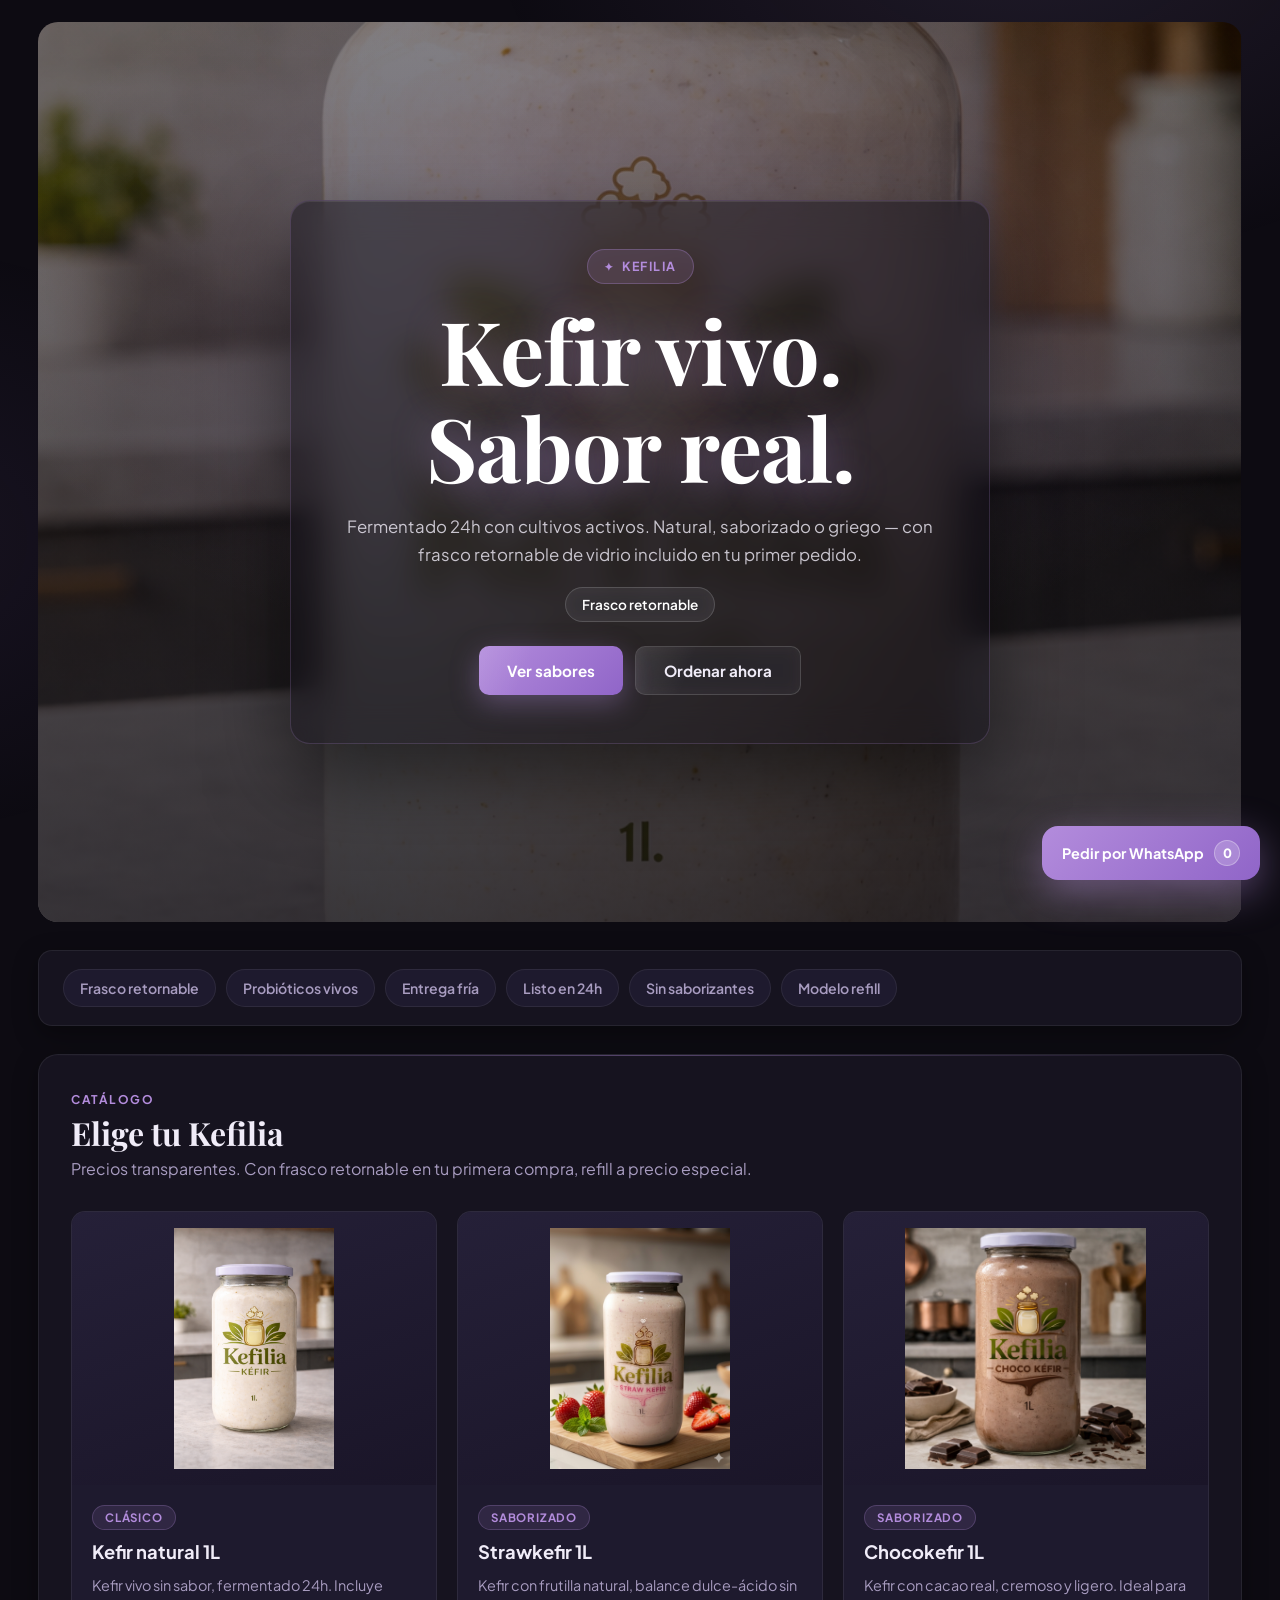
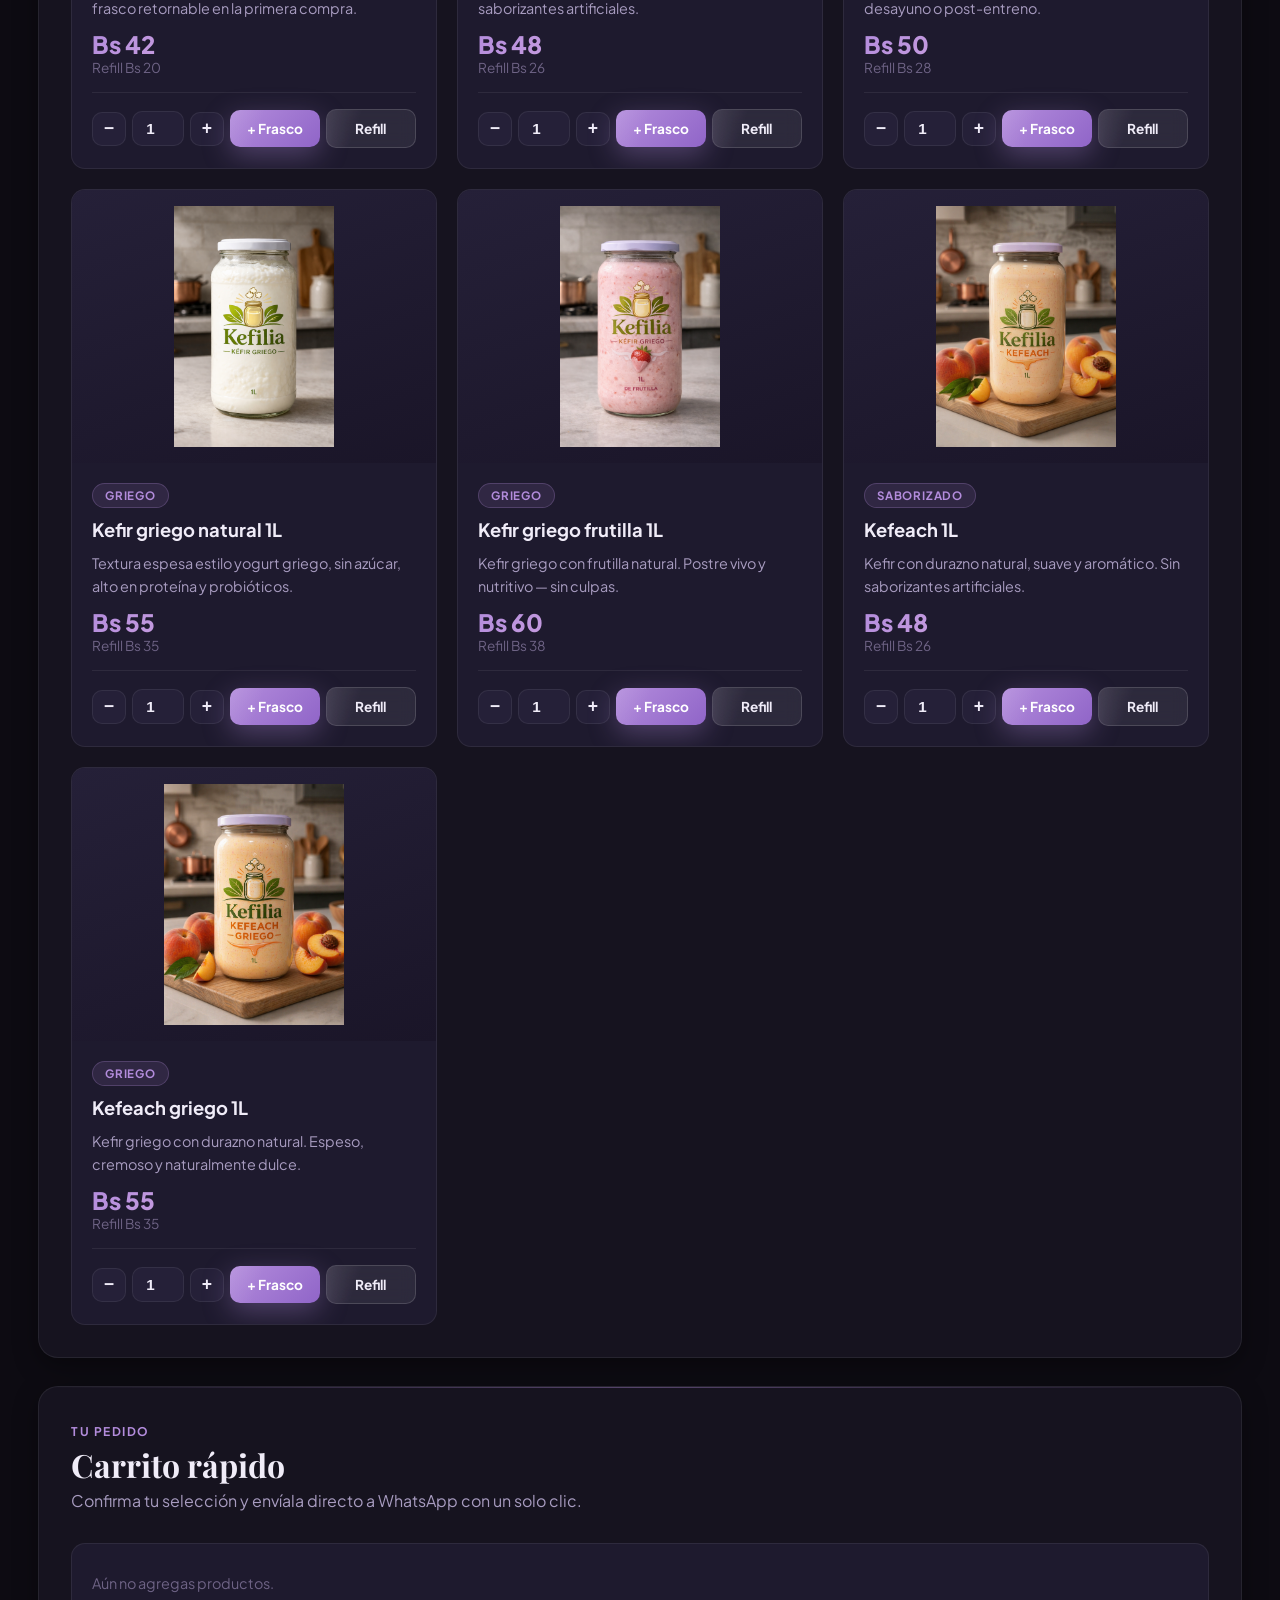
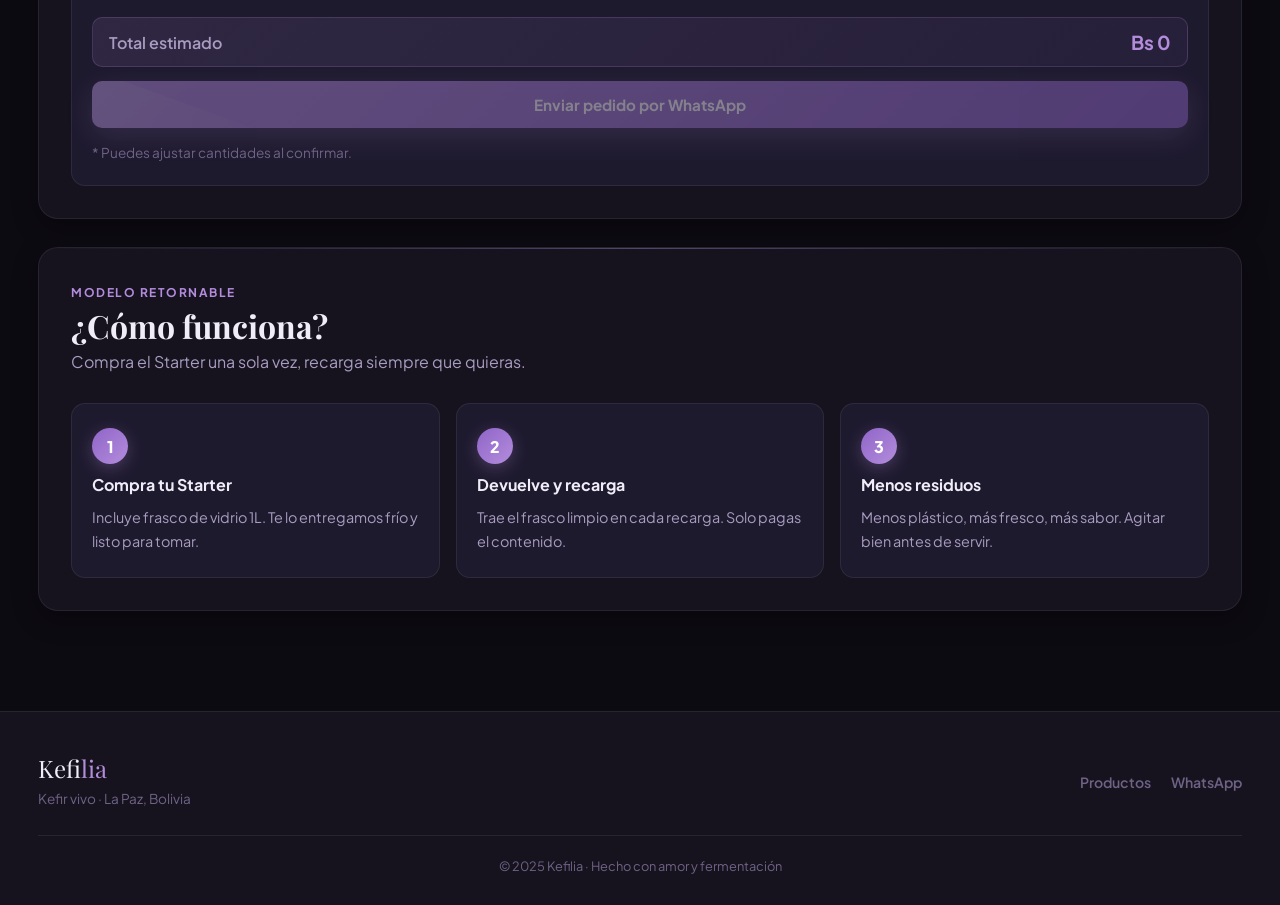
<file: index.html>
<!DOCTYPE html>
<html lang="es">

<head>
  <meta charset="UTF-8">
  <meta name="viewport" content="width=device-width, initial-scale=1.0">
  <title>Kefilia — Kefir artesanal vivo</title>
  <meta name="description"
    content="Kefir natural y saborizado, más kefir griego extra cremoso. Frasco retornable, probióticos vivos, entrega fría. Pide directo por WhatsApp.">
  <link rel="preconnect" href="https://fonts.googleapis.com">
  <link rel="preconnect" href="https://fonts.gstatic.com" crossorigin>
  <link
    href="https://fonts.googleapis.com/css2?family=Plus+Jakarta+Sans:wght@400;500;600;700;800&family=Playfair+Display:wght@700;800&display=swap"
    rel="stylesheet">
  <link rel="stylesheet" href="styles.css">
</head>

<body>

  <!-- FLOATING CTA -->
  <a id="floatingCta" class="floating-cta" href="https://wa.me/59160134314?text=Quiero%20pedir%20Kefilia"
    target="_blank" rel="noopener">
    Pedir por WhatsApp
    <span id="floatingCartCount" class="floating-cta__count">0</span>
  </a>

  <main class="catalog-layout">

    <!-- ── HERO ── -->
    <header class="catalog-head hero-cover reveal">
      <div class="hero-bg">
        <video class="hero-video" autoplay muted loop playsinline webkit-playsinline="true" preload="auto"
          poster="kefir.png" controlslist="nodownload noplaybackrate nofullscreen" disablepictureinpicture
          disableremoteplayback>
          <source src="portada.mp4" type="video/mp4">
        </video>
        <div class="hero-overlay"></div>
      </div>
      <div class="hero-copy hero-centered">
        <p class="kicker">Kefilia</p>
        <h1 class="hero-title">Kefir vivo.<br>Sabor real.</h1>
        <p class="lead">
          Fermentado 24h con cultivos activos. Natural, saborizado o griego — con frasco retornable de vidrio incluido
          en tu primer pedido.
        </p>
        <div class="hero-inline">
          <span class="pill">Frasco retornable</span>
        </div>
        <div class="hero-actions">
          <a class="btn primary" href="#productos">Ver sabores</a>
          <a class="btn ghost" href="https://wa.me/59160134314?text=Quiero%20pedir%20Kefir" target="_blank"
            rel="noopener">Ordenar ahora</a>
        </div>
      </div>
    </header>

    <!-- ── BENEFITS ── -->
    <section class="benefits reveal">
      <div class="benefit-chip">Frasco retornable</div>
      <div class="benefit-chip">Probióticos vivos</div>
      <div class="benefit-chip">Entrega fría</div>
      <div class="benefit-chip">Listo en 24h</div>
      <div class="benefit-chip">Sin saborizantes</div>
      <div class="benefit-chip">Modelo refill</div>
    </section>

    <!-- ── PRODUCTS ── -->
    <section id="productos" class="catalog-block reveal">
      <div class="block-head">
        <span class="section-label">Catálogo</span>
        <h2>Elige tu Kefilia</h2>
        <p>Precios transparentes. Con frasco retornable en tu primera compra, refill a precio especial.</p>
      </div>
      <div class="products-grid">

        <!-- Kefir natural -->
        <article class="product-card" data-id="1" data-jar="42" data-refill="20">
          <img src="kefir.png" alt="Kefir natural 1L" loading="lazy">
          <div class="product-body">
            <div class="product-top">
              <span class="tag">Clásico</span>
            </div>
            <h3 class="product-title">Kefir natural 1L</h3>
            <p class="product-desc">Kefir vivo sin sabor, fermentado 24h. Incluye frasco retornable en la primera
              compra.</p>
            <div class="price-stack">
              <span class="price-main">Bs 42 <small
                  style="font-size:0.6em;font-weight:600;opacity:0.7">con frasco</small></span>
              <span class="price-sub">Refill Bs 20</span>
            </div>
            <div class="divider"></div>
            <div class="qty-inline">
              <button type="button" class="qty-btn" data-minus>−</button>
              <input type="number" min="1" value="1" class="qty-input">
              <button type="button" class="qty-btn" data-plus>+</button>
              <button class="btn primary small add-jar" type="button">+ Frasco</button>
              <button class="btn ghost small add-refill" type="button">Refill</button>
            </div>
          </div>
        </article>

        <!-- Strawkefir -->
        <article class="product-card" data-id="2" data-jar="48" data-refill="26">
          <img src="strawkefir.png" alt="Strawkefir 1L" loading="lazy">
          <div class="product-body">
            <div class="product-top">
              <span class="tag">Saborizado</span>
            </div>
            <h3 class="product-title">Strawkefir 1L</h3>
            <p class="product-desc">Kefir con frutilla natural, balance dulce-ácido sin saborizantes artificiales.</p>
            <div class="price-stack">
              <span class="price-main">Bs 48 <small
                  style="font-size:0.6em;font-weight:600;opacity:0.7">con frasco</small></span>
              <span class="price-sub">Refill Bs 26</span>
            </div>
            <div class="divider"></div>
            <div class="qty-inline">
              <button type="button" class="qty-btn" data-minus>−</button>
              <input type="number" min="1" value="1" class="qty-input">
              <button type="button" class="qty-btn" data-plus>+</button>
              <button class="btn primary small add-jar" type="button">+ Frasco</button>
              <button class="btn ghost small add-refill" type="button">Refill</button>
            </div>
          </div>
        </article>

        <!-- Chocokefir -->
        <article class="product-card" data-id="3" data-jar="50" data-refill="28">
          <img src="chocokefir.png" alt="Chocokefir 1L" loading="lazy">
          <div class="product-body">
            <div class="product-top">
              <span class="tag">Saborizado</span>
            </div>
            <h3 class="product-title">Chocokefir 1L</h3>
            <p class="product-desc">Kefir con cacao real, cremoso y ligero. Ideal para desayuno o post-entreno.</p>
            <div class="price-stack">
              <span class="price-main">Bs 50 <small
                  style="font-size:0.6em;font-weight:600;opacity:0.7">con frasco</small></span>
              <span class="price-sub">Refill Bs 28</span>
            </div>
            <div class="divider"></div>
            <div class="qty-inline">
              <button type="button" class="qty-btn" data-minus>−</button>
              <input type="number" min="1" value="1" class="qty-input">
              <button type="button" class="qty-btn" data-plus>+</button>
              <button class="btn primary small add-jar" type="button">+ Frasco</button>
              <button class="btn ghost small add-refill" type="button">Refill</button>
            </div>
          </div>
        </article>

        <!-- Griego natural -->
        <article class="product-card" data-id="4" data-jar="55" data-refill="35">
          <img src="kefirgriergo.png" alt="Kefir griego natural 1L" loading="lazy">
          <div class="product-body">
            <div class="product-top">
              <span class="tag">Griego</span>
            </div>
            <h3 class="product-title">Kefir griego natural 1L</h3>
            <p class="product-desc">Textura espesa estilo yogurt griego, sin azúcar, alto en proteína y probióticos.</p>
            <div class="price-stack">
              <span class="price-main">Bs 55 <small
                  style="font-size:0.6em;font-weight:600;opacity:0.7">con frasco</small></span>
              <span class="price-sub">Refill Bs 35</span>
            </div>
            <div class="divider"></div>
            <div class="qty-inline">
              <button type="button" class="qty-btn" data-minus>−</button>
              <input type="number" min="1" value="1" class="qty-input">
              <button type="button" class="qty-btn" data-plus>+</button>
              <button class="btn primary small add-jar" type="button">+ Frasco</button>
              <button class="btn ghost small add-refill" type="button">Refill</button>
            </div>
          </div>
        </article>

        <!-- Griego frutilla -->
        <article class="product-card" data-id="5" data-jar="60" data-refill="38">
          <img src="griegofrutilla.png" alt="Kefir griego frutilla 1L" loading="lazy">
          <div class="product-body">
            <div class="product-top">
              <span class="tag">Griego</span>
            </div>
            <h3 class="product-title">Kefir griego frutilla 1L</h3>
            <p class="product-desc">Kefir griego con frutilla natural. Postre vivo y nutritivo — sin culpas.</p>
            <div class="price-stack">
              <span class="price-main">Bs 60 <small
                  style="font-size:0.6em;font-weight:600;opacity:0.7">con frasco</small></span>
              <span class="price-sub">Refill Bs 38</span>
            </div>
            <div class="divider"></div>
            <div class="qty-inline">
              <button type="button" class="qty-btn" data-minus>−</button>
              <input type="number" min="1" value="1" class="qty-input">
              <button type="button" class="qty-btn" data-plus>+</button>
              <button class="btn primary small add-jar" type="button">+ Frasco</button>
              <button class="btn ghost small add-refill" type="button">Refill</button>
            </div>
          </div>
        </article>

        <!-- Kefeach -->
        <article class="product-card" data-id="6" data-jar="48" data-refill="26">
          <img src="kefeach.png" alt="Kefeach 1L" loading="lazy">
          <div class="product-body">
            <div class="product-top">
              <span class="tag">Saborizado</span>
            </div>
            <h3 class="product-title">Kefeach 1L</h3>
            <p class="product-desc">Kefir con durazno natural, suave y aromático. Sin saborizantes artificiales.</p>
            <div class="price-stack">
              <span class="price-main">Bs 48 <small
                  style="font-size:0.6em;font-weight:600;opacity:0.7">con frasco</small></span>
              <span class="price-sub">Refill Bs 26</span>
            </div>
            <div class="divider"></div>
            <div class="qty-inline">
              <button type="button" class="qty-btn" data-minus>−</button>
              <input type="number" min="1" value="1" class="qty-input">
              <button type="button" class="qty-btn" data-plus>+</button>
              <button class="btn primary small add-jar" type="button">+ Frasco</button>
              <button class="btn ghost small add-refill" type="button">Refill</button>
            </div>
          </div>
        </article>

        <!-- Kefeach griego -->
        <article class="product-card" data-id="7" data-jar="55" data-refill="35">
          <img src="kefeachgriego.png" alt="Kefeach griego 1L" loading="lazy">
          <div class="product-body">
            <div class="product-top">
              <span class="tag">Griego</span>
            </div>
            <h3 class="product-title">Kefeach griego 1L</h3>
            <p class="product-desc">Kefir griego con durazno natural. Espeso, cremoso y naturalmente dulce.</p>
            <div class="price-stack">
              <span class="price-main">Bs 55 <small
                  style="font-size:0.6em;font-weight:600;opacity:0.7">con frasco</small></span>
              <span class="price-sub">Refill Bs 35</span>
            </div>
            <div class="divider"></div>
            <div class="qty-inline">
              <button type="button" class="qty-btn" data-minus>−</button>
              <input type="number" min="1" value="1" class="qty-input">
              <button type="button" class="qty-btn" data-plus>+</button>
              <button class="btn primary small add-jar" type="button">+ Frasco</button>
              <button class="btn ghost small add-refill" type="button">Refill</button>
            </div>
          </div>
        </article>

      </div>
    </section>

    <!-- ── CART ── -->
    <section class="catalog-block cart-static reveal">
      <div class="block-head">
        <span class="section-label">Tu pedido</span>
        <h2>Carrito rápido</h2>
        <p>Confirma tu selección y envíala directo a WhatsApp con un solo clic.</p>
      </div>
      <div class="cart-static-body">
        <div class="cart-list" id="cartList">
          <p class="cart-empty">Aún no agregas productos.</p>
        </div>
        <div class="cart-line total">
          <span>Total estimado</span>
          <strong id="cartTotal">Bs 0</strong>
        </div>
        <a class="btn primary full cart-cta disabled" id="cartWA" href="#" target="_blank" rel="noopener">
          Enviar pedido por WhatsApp
        </a>
        <p class="cart-note">* Puedes ajustar cantidades al confirmar.</p>
      </div>
    </section>

    <!-- ── HOW IT WORKS ── -->
    <section class="catalog-block reveal">
      <div class="block-head">
        <span class="section-label">Modelo retornable</span>
        <h2>¿Cómo funciona?</h2>
        <p>Compra el Starter una sola vez, recarga siempre que quieras.</p>
      </div>
      <div class="info-steps">
        <div class="step">
          <span class="step-number">1</span>
          <h3>Compra tu Starter</h3>
          <p>Incluye frasco de vidrio 1L. Te lo entregamos frío y listo para tomar.</p>
        </div>
        <div class="step">
          <span class="step-number">2</span>
          <h3>Devuelve y recarga</h3>
          <p>Trae el frasco limpio en cada recarga. Solo pagas el contenido.</p>
        </div>
        <div class="step">
          <span class="step-number">3</span>
          <h3>Menos residuos</h3>
          <p>Menos plástico, más fresco, más sabor. Agitar bien antes de servir.</p>
        </div>
      </div>
    </section>

  </main>

  <!-- ── FOOTER ── -->
  <footer class="site-footer">
    <div class="footer-inner">
      <div>
        <div class="footer-brand">Kefi<span>lia</span></div>
        <p class="footer-tagline">Kefir vivo · La Paz, Bolivia</p>
      </div>
      <nav class="footer-links">
        <a href="#productos">Productos</a>
        <a href="https://wa.me/59160134314" target="_blank" rel="noopener">WhatsApp</a>
      </nav>
    </div>
    <p class="footer-copy">© 2025 Kefilia · Hecho con amor y fermentación</p>
  </footer>

  <!-- TOAST STACK -->
  <div id="toastStack" class="toast-stack"></div>

  <!-- INLINE CART LOGIC -->
  <script>
    const catalog = [
      { id: 1, name: "Kefir natural 1L", jar: 42, refill: 20 },
      { id: 2, name: "Strawkefir 1L", jar: 48, refill: 26 },
      { id: 3, name: "Chocokefir 1L", jar: 50, refill: 28 },
      { id: 4, name: "Kefir griego natural 1L", jar: 55, refill: 35 },
      { id: 5, name: "Kefir griego frutilla 1L", jar: 60, refill: 38 },
      { id: 6, name: "Kefeach 1L", jar: 48, refill: 26 },
      { id: 7, name: "Kefeach griego 1L", jar: 55, refill: 35 }
    ];

    const cart = new Map();
    const grid = document.querySelector(".products-grid");
    const cartList = document.getElementById("cartList");
    const cartTotal = document.getElementById("cartTotal");
    const cartWA = document.getElementById("cartWA");

    function renderCart() {
      const entries = Array.from(cart.entries()).filter(([, qty]) => qty.jar > 0 || qty.refill > 0);
      if (!entries.length) {
        cartList.innerHTML = '<p class="cart-empty">Aún no agregas productos.</p>';
        cartTotal.textContent = "Bs 0";
        cartWA.classList.add("disabled");
        cartWA.href = "#";
        return;
      }
      cartList.innerHTML = entries.map(([id, qty]) => {
        const p = catalog.find(x => x.id === id);
        if (!p) return "";
        const total = qty.jar * p.jar + qty.refill * p.refill;
        return `
          <div class="cart-line">
            <div class="cart-line-left">
              <strong>${p.name}</strong>
              ${qty.jar ? `<span class="pill soft">Frasco ×${qty.jar}</span>` : ""}
              ${qty.refill ? `<span class="pill soft">Refill ×${qty.refill}</span>` : ""}
            </div>
            <div class="cart-line-right">
              <span>Bs ${total}</span>
              <button class="remove-btn" data-remove="${id}" type="button">✕ Quitar</button>
            </div>
          </div>`;
      }).join("");

      const total = entries.reduce((sum, [id, qty]) => {
        const p = catalog.find(x => x.id === id);
        return sum + (p ? qty.jar * p.jar + qty.refill * p.refill : 0);
      }, 0);
      cartTotal.textContent = `Bs ${total}`;

      const waLines = entries.map(([id, qty]) => {
        const p = catalog.find(x => x.id === id);
        if (!p) return "";
        const j = qty.jar ? `Frasco x${qty.jar} = Bs ${qty.jar * p.jar}` : "";
        const r = qty.refill ? `Refill x${qty.refill} = Bs ${qty.refill * p.refill}` : "";
        return `- ${p.name}%0A${j}%0A${r}`;
      }).join("%0A");
      cartWA.href = `https://wa.me/59160134314?text=Pedido Kefilia:%0A${waLines}%0ATotal: Bs ${total}`;
      cartWA.classList.remove("disabled");
    }

    grid.addEventListener("click", ev => {
      const card = ev.target.closest(".product-card");
      if (!card) return;
      const id = Number(card.dataset.id);
      const input = card.querySelector(".qty-input");
      const qty = Math.max(1, Number(input.value) || 1);
      if (ev.target.closest("[data-plus]")) input.value = qty + 1;
      if (ev.target.closest("[data-minus]")) input.value = Math.max(1, qty - 1);
      const addJar = ev.target.closest(".add-jar");
      const addRefill = ev.target.closest(".add-refill");
      if (addJar || addRefill) {
        const cur = cart.get(id) || { jar: 0, refill: 0 };
        if (addJar) cur.jar += qty;
        if (addRefill) cur.refill += qty;
        cart.set(id, cur);
        input.value = 1;
        renderCart();
      }
    });

    cartList.addEventListener("click", ev => {
      const btn = ev.target.closest("[data-remove]");
      if (!btn) return;
      cart.delete(Number(btn.dataset.remove));
      renderCart();
    });

    renderCart();
  </script>

  <!-- ENHANCEMENT SCRIPT -->
  <script src="cat.js"></script>
</body>

</html>
</file>
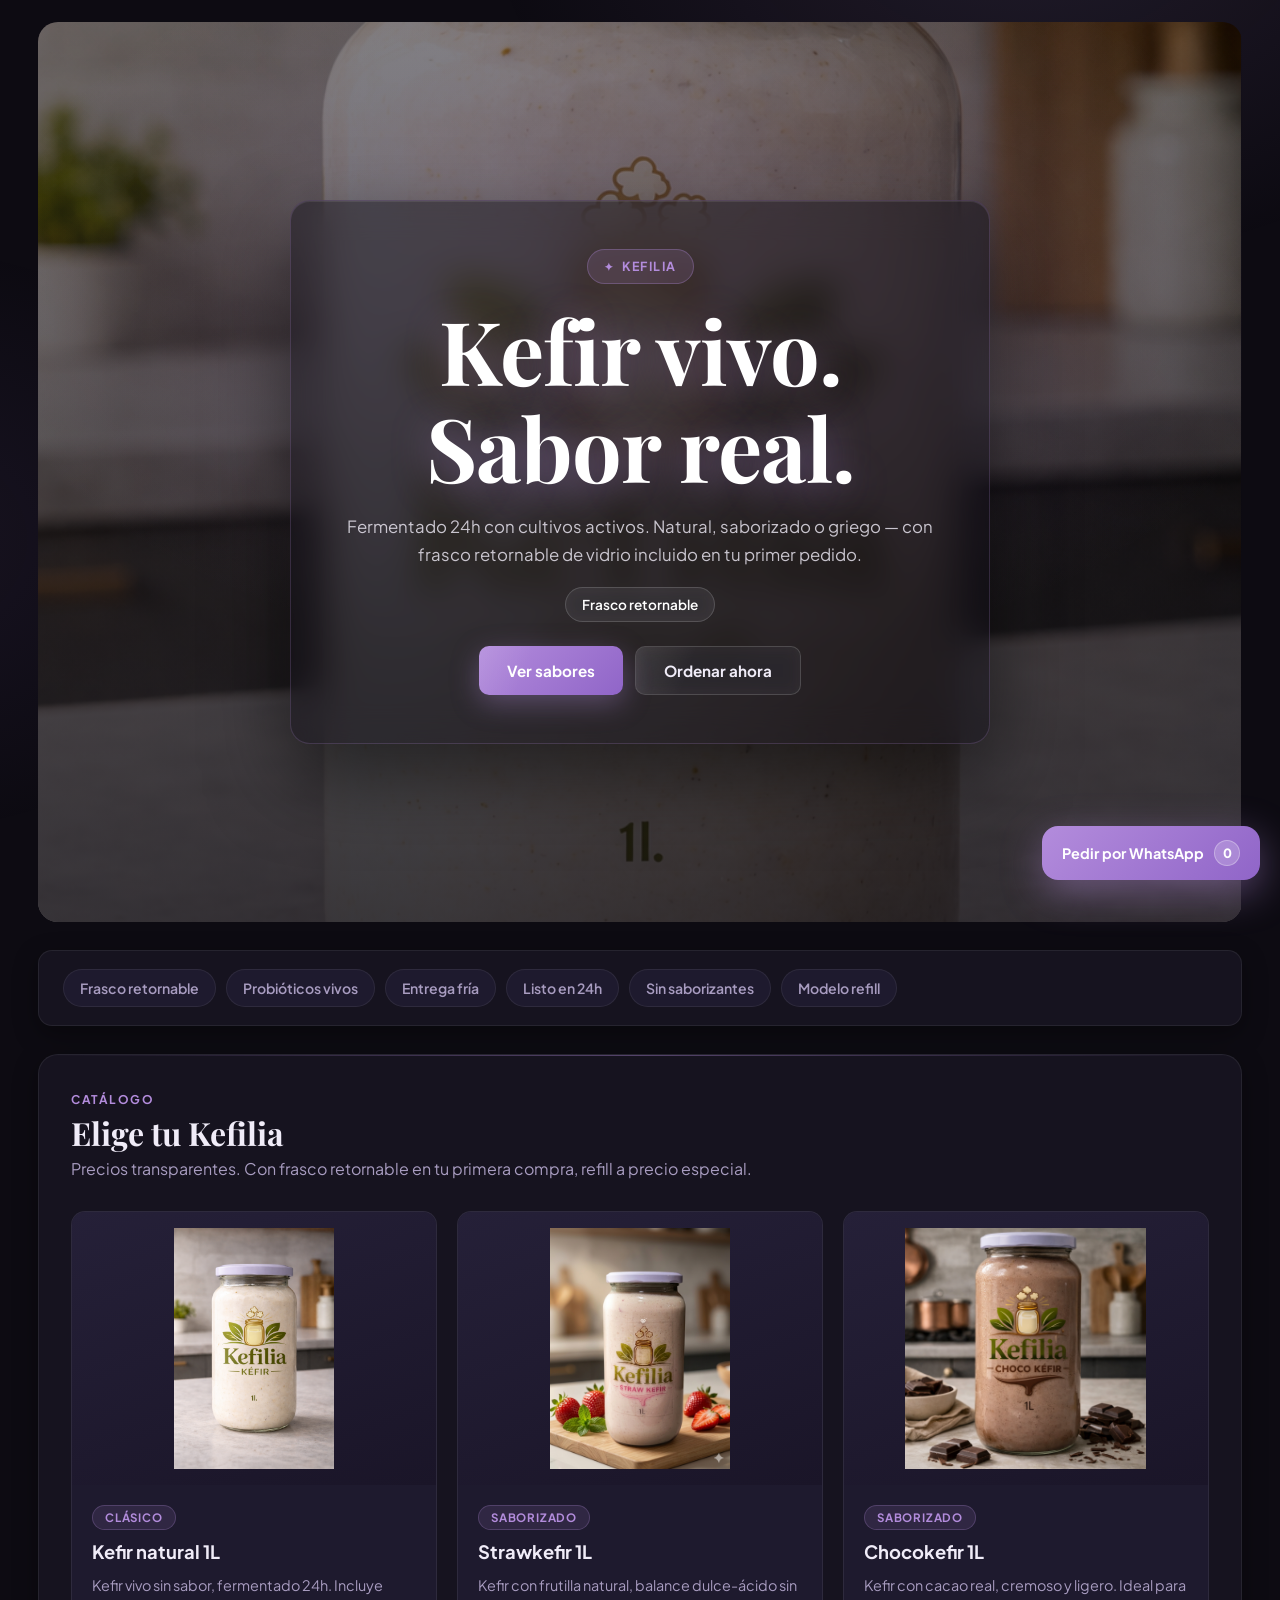
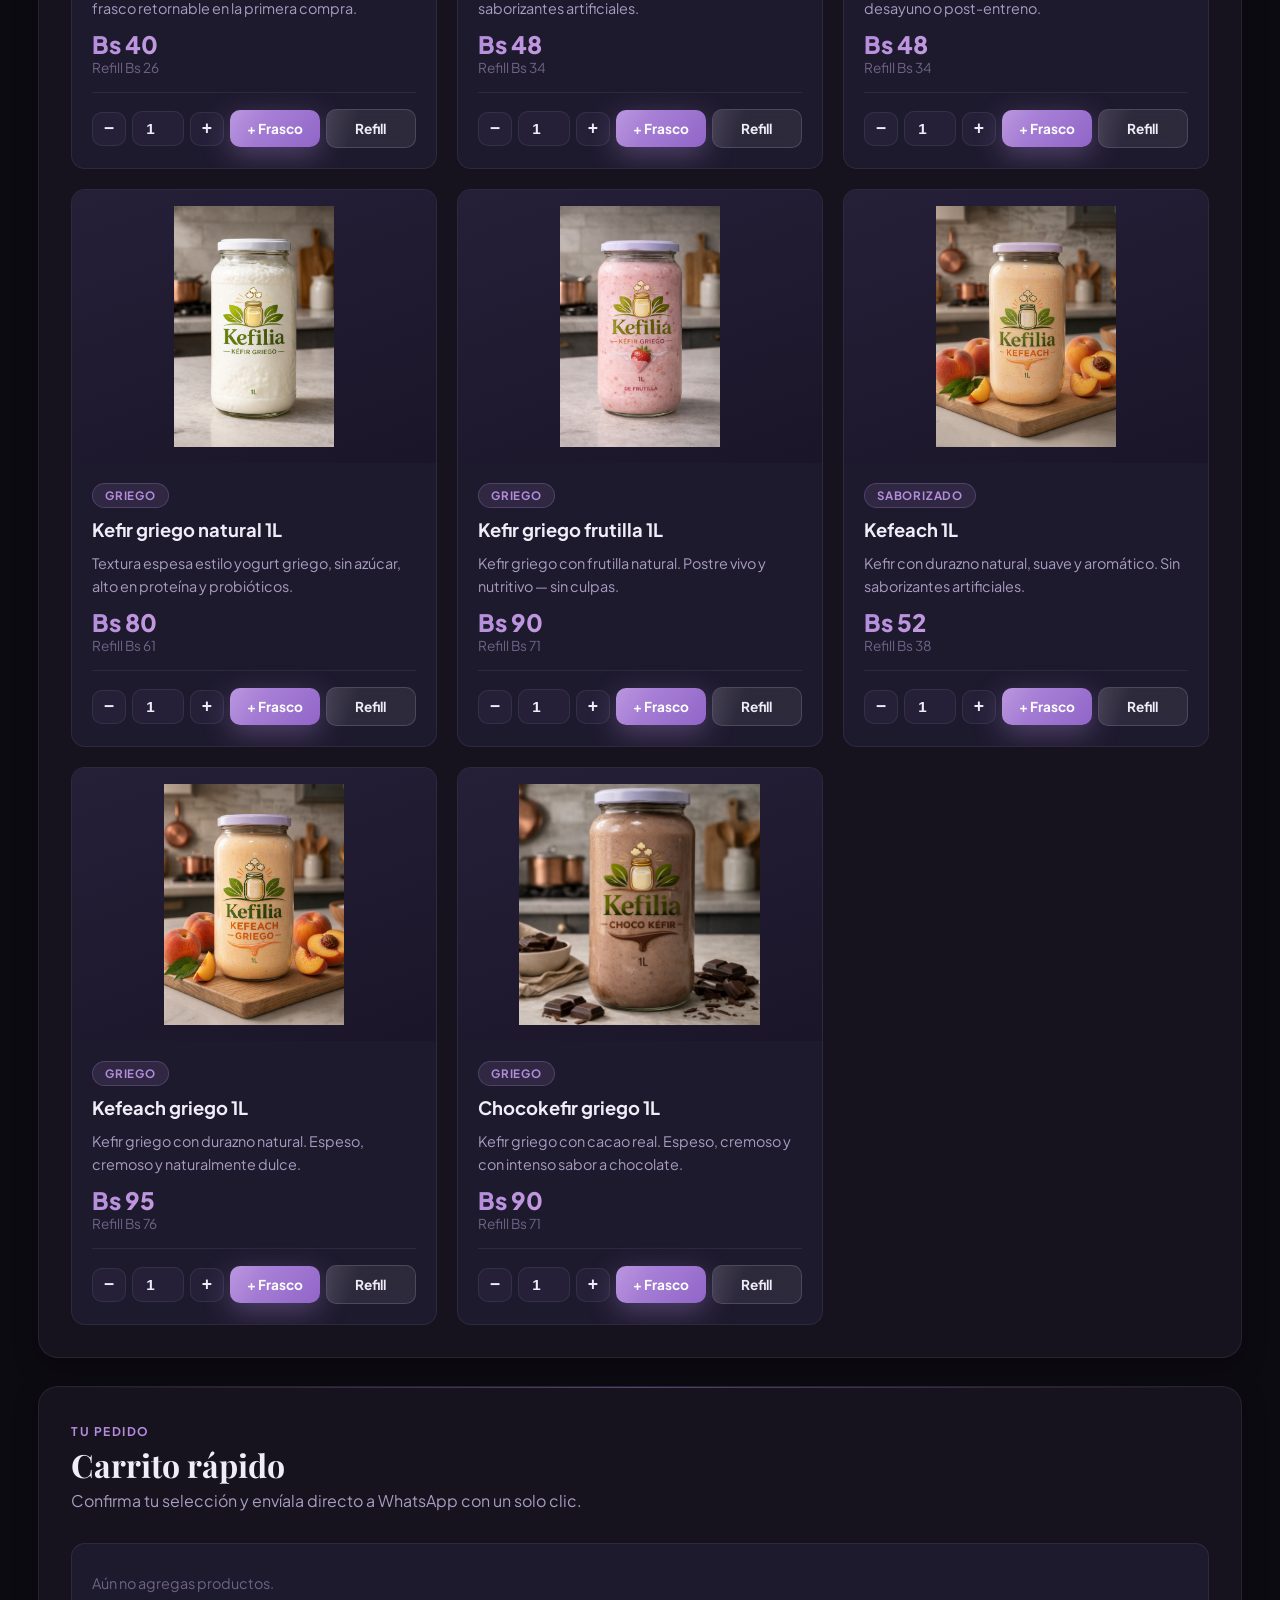
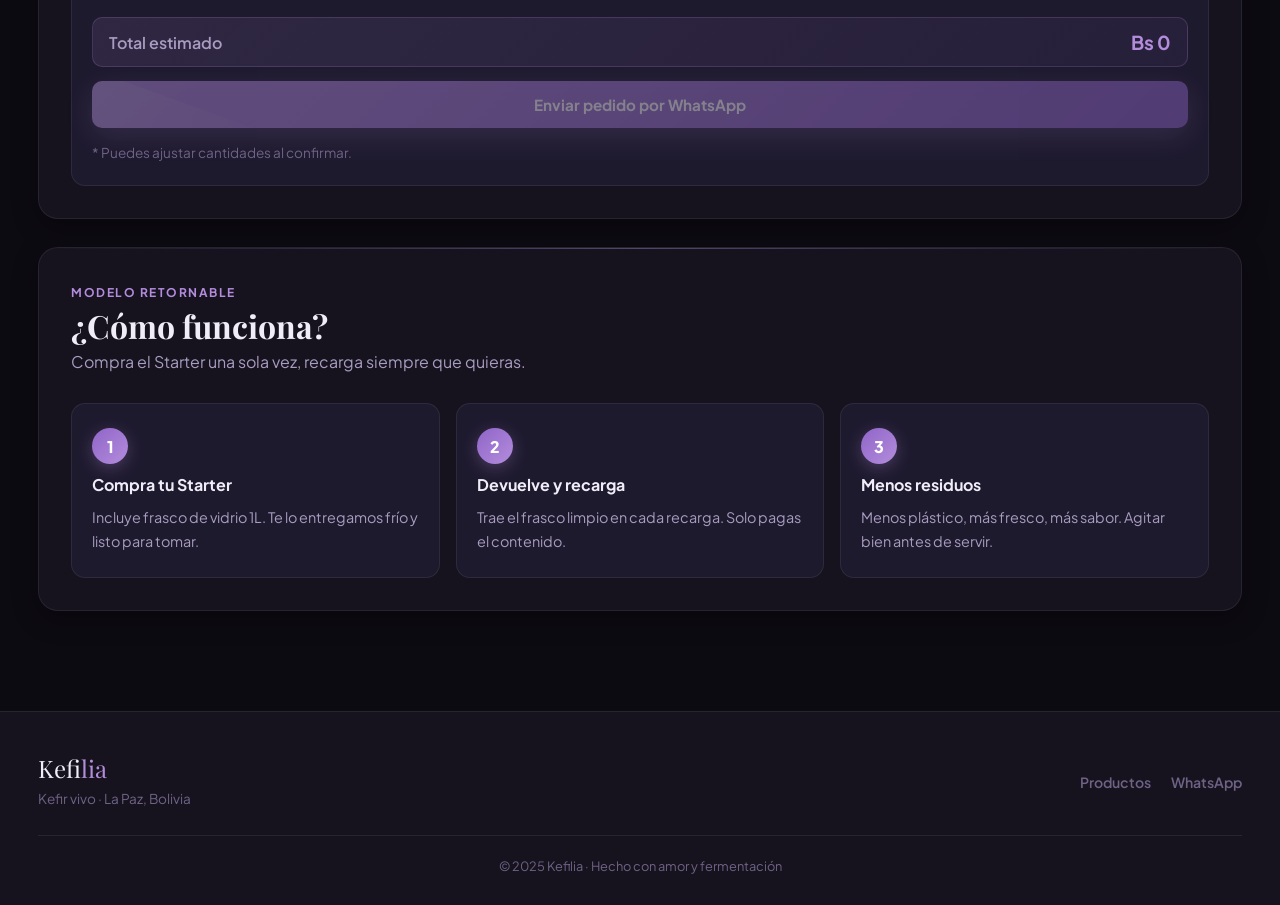
<file: catalogo/index.html>
<!DOCTYPE html>
<html lang="es">

<head>
  <meta charset="UTF-8">
  <meta name="viewport" content="width=device-width, initial-scale=1.0">
  <title>Kefilia — Kefir artesanal vivo</title>
  <meta name="description"
    content="Kefir natural y saborizado, más kefir griego extra cremoso. Frasco retornable, probióticos vivos, entrega fría. Pide directo por WhatsApp.">
  <link rel="preconnect" href="https://fonts.googleapis.com">
  <link rel="preconnect" href="https://fonts.gstatic.com" crossorigin>
  <link
    href="https://fonts.googleapis.com/css2?family=Plus+Jakarta+Sans:wght@400;500;600;700;800&family=Playfair+Display:wght@700;800&display=swap"
    rel="stylesheet">
  <link rel="stylesheet" href="styles.css">
</head>

<body>

  <!-- FLOATING CTA -->
  <a id="floatingCta" class="floating-cta" href="https://wa.me/59160134314?text=Quiero%20pedir%20Kefilia"
    target="_blank" rel="noopener">
    Pedir por WhatsApp
    <span id="floatingCartCount" class="floating-cta__count">0</span>
  </a>

  <main class="catalog-layout">

    <!-- ── HERO ── -->
    <header class="catalog-head hero-cover reveal">
      <div class="hero-bg">
        <video class="hero-video" autoplay muted loop playsinline webkit-playsinline="true" preload="auto"
          poster="kefir.png" controlslist="nodownload noplaybackrate nofullscreen" disablepictureinpicture
          disableremoteplayback>
          <source src="portada.mp4" type="video/mp4">
        </video>
        <div class="hero-overlay"></div>
      </div>
      <div class="hero-copy hero-centered">
        <p class="kicker">Kefilia</p>
        <h1 class="hero-title">Kefir vivo.<br>Sabor real.</h1>
        <p class="lead">
          Fermentado 24h con cultivos activos. Natural, saborizado o griego — con frasco retornable de vidrio incluido
          en tu primer pedido.
        </p>
        <div class="hero-inline">
          <span class="pill">Frasco retornable</span>
        </div>
        <div class="hero-actions">
          <a class="btn primary" href="#productos">Ver sabores</a>
          <a class="btn ghost" href="https://wa.me/59160134314?text=Quiero%20pedir%20Kefir" target="_blank"
            rel="noopener">Ordenar ahora</a>
        </div>
      </div>
    </header>

    <!-- ── BENEFITS ── -->
    <section class="benefits reveal">
      <div class="benefit-chip">Frasco retornable</div>
      <div class="benefit-chip">Probióticos vivos</div>
      <div class="benefit-chip">Entrega fría</div>
      <div class="benefit-chip">Listo en 24h</div>
      <div class="benefit-chip">Sin saborizantes</div>
      <div class="benefit-chip">Modelo refill</div>
    </section>

    <!-- ── PRODUCTS ── -->
    <section id="productos" class="catalog-block reveal">
      <div class="block-head">
        <span class="section-label">Catálogo</span>
        <h2>Elige tu Kefilia</h2>
        <p>Precios transparentes. Con frasco retornable en tu primera compra, refill a precio especial.</p>
      </div>
      <div class="products-grid">

        <!-- Kefir natural -->
        <article class="product-card" data-id="1" data-jar="40" data-refill="26">
          <img src="kefir.png" alt="Kefir natural 1L" loading="lazy">
          <div class="product-body">
            <div class="product-top">
              <span class="tag">Clásico</span>
            </div>
            <h3 class="product-title">Kefir natural 1L</h3>
            <p class="product-desc">Kefir vivo sin sabor, fermentado 24h. Incluye frasco retornable en la primera
              compra.</p>
            <div class="price-stack">
              <span class="price-main">Bs 40 <small
                  style="font-size:0.6em;font-weight:600;opacity:0.7">con frasco</small></span>
              <span class="price-sub">Refill Bs 26</span>
            </div>
            <div class="divider"></div>
            <div class="qty-inline">
              <button type="button" class="qty-btn" data-minus>−</button>
              <input type="number" min="1" value="1" class="qty-input">
              <button type="button" class="qty-btn" data-plus>+</button>
              <button class="btn primary small add-jar" type="button">+ Frasco</button>
              <button class="btn ghost small add-refill" type="button">Refill</button>
            </div>
          </div>
        </article>

        <!-- Strawkefir -->
        <article class="product-card" data-id="2" data-jar="48" data-refill="34">
          <img src="strawkefir.png" alt="Strawkefir 1L" loading="lazy">
          <div class="product-body">
            <div class="product-top">
              <span class="tag">Saborizado</span>
            </div>
            <h3 class="product-title">Strawkefir 1L</h3>
            <p class="product-desc">Kefir con frutilla natural, balance dulce-ácido sin saborizantes artificiales.</p>
            <div class="price-stack">
              <span class="price-main">Bs 48 <small
                  style="font-size:0.6em;font-weight:600;opacity:0.7">con frasco</small></span>
              <span class="price-sub">Refill Bs 34</span>
            </div>
            <div class="divider"></div>
            <div class="qty-inline">
              <button type="button" class="qty-btn" data-minus>−</button>
              <input type="number" min="1" value="1" class="qty-input">
              <button type="button" class="qty-btn" data-plus>+</button>
              <button class="btn primary small add-jar" type="button">+ Frasco</button>
              <button class="btn ghost small add-refill" type="button">Refill</button>
            </div>
          </div>
        </article>

        <!-- Chocokefir -->
        <article class="product-card" data-id="3" data-jar="48" data-refill="34">
          <img src="chocokefir.png" alt="Chocokefir 1L" loading="lazy">
          <div class="product-body">
            <div class="product-top">
              <span class="tag">Saborizado</span>
            </div>
            <h3 class="product-title">Chocokefir 1L</h3>
            <p class="product-desc">Kefir con cacao real, cremoso y ligero. Ideal para desayuno o post-entreno.</p>
            <div class="price-stack">
              <span class="price-main">Bs 48 <small
                  style="font-size:0.6em;font-weight:600;opacity:0.7">con frasco</small></span>
              <span class="price-sub">Refill Bs 34</span>
            </div>
            <div class="divider"></div>
            <div class="qty-inline">
              <button type="button" class="qty-btn" data-minus>−</button>
              <input type="number" min="1" value="1" class="qty-input">
              <button type="button" class="qty-btn" data-plus>+</button>
              <button class="btn primary small add-jar" type="button">+ Frasco</button>
              <button class="btn ghost small add-refill" type="button">Refill</button>
            </div>
          </div>
        </article>

        <!-- Griego natural -->
        <article class="product-card" data-id="4" data-jar="80" data-refill="61">
          <img src="kefirgriergo.png" alt="Kefir griego natural 1L" loading="lazy">
          <div class="product-body">
            <div class="product-top">
              <span class="tag">Griego</span>
            </div>
            <h3 class="product-title">Kefir griego natural 1L</h3>
            <p class="product-desc">Textura espesa estilo yogurt griego, sin azúcar, alto en proteína y probióticos.</p>
            <div class="price-stack">
              <span class="price-main">Bs 80 <small
                  style="font-size:0.6em;font-weight:600;opacity:0.7">con frasco</small></span>
              <span class="price-sub">Refill Bs 61</span>
            </div>
            <div class="divider"></div>
            <div class="qty-inline">
              <button type="button" class="qty-btn" data-minus>−</button>
              <input type="number" min="1" value="1" class="qty-input">
              <button type="button" class="qty-btn" data-plus>+</button>
              <button class="btn primary small add-jar" type="button">+ Frasco</button>
              <button class="btn ghost small add-refill" type="button">Refill</button>
            </div>
          </div>
        </article>

        <!-- Griego frutilla -->
        <article class="product-card" data-id="5" data-jar="90" data-refill="71">
          <img src="griegofrutilla.png" alt="Kefir griego frutilla 1L" loading="lazy">
          <div class="product-body">
            <div class="product-top">
              <span class="tag">Griego</span>
            </div>
            <h3 class="product-title">Kefir griego frutilla 1L</h3>
            <p class="product-desc">Kefir griego con frutilla natural. Postre vivo y nutritivo — sin culpas.</p>
            <div class="price-stack">
              <span class="price-main">Bs 90 <small
                  style="font-size:0.6em;font-weight:600;opacity:0.7">con frasco</small></span>
              <span class="price-sub">Refill Bs 71</span>
            </div>
            <div class="divider"></div>
            <div class="qty-inline">
              <button type="button" class="qty-btn" data-minus>−</button>
              <input type="number" min="1" value="1" class="qty-input">
              <button type="button" class="qty-btn" data-plus>+</button>
              <button class="btn primary small add-jar" type="button">+ Frasco</button>
              <button class="btn ghost small add-refill" type="button">Refill</button>
            </div>
          </div>
        </article>

        <!-- Kefeach -->
        <article class="product-card" data-id="6" data-jar="52" data-refill="38">
          <img src="kefeach.png" alt="Kefeach 1L" loading="lazy">
          <div class="product-body">
            <div class="product-top">
              <span class="tag">Saborizado</span>
            </div>
            <h3 class="product-title">Kefeach 1L</h3>
            <p class="product-desc">Kefir con durazno natural, suave y aromático. Sin saborizantes artificiales.</p>
            <div class="price-stack">
              <span class="price-main">Bs 52 <small
                  style="font-size:0.6em;font-weight:600;opacity:0.7">con frasco</small></span>
              <span class="price-sub">Refill Bs 38</span>
            </div>
            <div class="divider"></div>
            <div class="qty-inline">
              <button type="button" class="qty-btn" data-minus>−</button>
              <input type="number" min="1" value="1" class="qty-input">
              <button type="button" class="qty-btn" data-plus>+</button>
              <button class="btn primary small add-jar" type="button">+ Frasco</button>
              <button class="btn ghost small add-refill" type="button">Refill</button>
            </div>
          </div>
        </article>

        <!-- Kefeach griego -->
        <article class="product-card" data-id="7" data-jar="95" data-refill="76">
          <img src="kefeachgriego.png" alt="Kefeach griego 1L" loading="lazy">
          <div class="product-body">
            <div class="product-top">
              <span class="tag">Griego</span>
            </div>
            <h3 class="product-title">Kefeach griego 1L</h3>
            <p class="product-desc">Kefir griego con durazno natural. Espeso, cremoso y naturalmente dulce.</p>
            <div class="price-stack">
              <span class="price-main">Bs 95 <small
                  style="font-size:0.6em;font-weight:600;opacity:0.7">con frasco</small></span>
              <span class="price-sub">Refill Bs 76</span>
            </div>
            <div class="divider"></div>
            <div class="qty-inline">
              <button type="button" class="qty-btn" data-minus>−</button>
              <input type="number" min="1" value="1" class="qty-input">
              <button type="button" class="qty-btn" data-plus>+</button>
              <button class="btn primary small add-jar" type="button">+ Frasco</button>
              <button class="btn ghost small add-refill" type="button">Refill</button>
            </div>
          </div>
        </article>

        <!-- Chocokefir griego -->
        <article class="product-card" data-id="8" data-jar="90" data-refill="71">
          <img src="chocokefir.png" alt="Chocokefir griego 1L" loading="lazy">
          <div class="product-body">
            <div class="product-top">
              <span class="tag">Griego</span>
            </div>
            <h3 class="product-title">Chocokefir griego 1L</h3>
            <p class="product-desc">Kefir griego con cacao real. Espeso, cremoso y con intenso sabor a chocolate.</p>
            <div class="price-stack">
              <span class="price-main">Bs 90 <small
                  style="font-size:0.6em;font-weight:600;opacity:0.7">con frasco</small></span>
              <span class="price-sub">Refill Bs 71</span>
            </div>
            <div class="divider"></div>
            <div class="qty-inline">
              <button type="button" class="qty-btn" data-minus>−</button>
              <input type="number" min="1" value="1" class="qty-input">
              <button type="button" class="qty-btn" data-plus>+</button>
              <button class="btn primary small add-jar" type="button">+ Frasco</button>
              <button class="btn ghost small add-refill" type="button">Refill</button>
            </div>
          </div>
        </article>

      </div>
    </section>

    <!-- ── CART ── -->
    <section class="catalog-block cart-static reveal">
      <div class="block-head">
        <span class="section-label">Tu pedido</span>
        <h2>Carrito rápido</h2>
        <p>Confirma tu selección y envíala directo a WhatsApp con un solo clic.</p>
      </div>
      <div class="cart-static-body">
        <div class="cart-list" id="cartList">
          <p class="cart-empty">Aún no agregas productos.</p>
        </div>
        <div class="cart-line total">
          <span>Total estimado</span>
          <strong id="cartTotal">Bs 0</strong>
        </div>
        <a class="btn primary full cart-cta disabled" id="cartWA" href="#" target="_blank" rel="noopener">
          Enviar pedido por WhatsApp
        </a>
        <p class="cart-note">* Puedes ajustar cantidades al confirmar.</p>
      </div>
    </section>

    <!-- ── HOW IT WORKS ── -->
    <section class="catalog-block reveal">
      <div class="block-head">
        <span class="section-label">Modelo retornable</span>
        <h2>¿Cómo funciona?</h2>
        <p>Compra el Starter una sola vez, recarga siempre que quieras.</p>
      </div>
      <div class="info-steps">
        <div class="step">
          <span class="step-number">1</span>
          <h3>Compra tu Starter</h3>
          <p>Incluye frasco de vidrio 1L. Te lo entregamos frío y listo para tomar.</p>
        </div>
        <div class="step">
          <span class="step-number">2</span>
          <h3>Devuelve y recarga</h3>
          <p>Trae el frasco limpio en cada recarga. Solo pagas el contenido.</p>
        </div>
        <div class="step">
          <span class="step-number">3</span>
          <h3>Menos residuos</h3>
          <p>Menos plástico, más fresco, más sabor. Agitar bien antes de servir.</p>
        </div>
      </div>
    </section>

  </main>

  <!-- ── FOOTER ── -->
  <footer class="site-footer">
    <div class="footer-inner">
      <div>
        <div class="footer-brand">Kefi<span>lia</span></div>
        <p class="footer-tagline">Kefir vivo · La Paz, Bolivia</p>
      </div>
      <nav class="footer-links">
        <a href="#productos">Productos</a>
        <a href="https://wa.me/59160134314" target="_blank" rel="noopener">WhatsApp</a>
      </nav>
    </div>
    <p class="footer-copy">© 2025 Kefilia · Hecho con amor y fermentación</p>
  </footer>

  <!-- TOAST STACK -->
  <div id="toastStack" class="toast-stack"></div>

  <!-- INLINE CART LOGIC -->
  <script>
    const catalog = [
      { id: 1, name: "Kefir natural 1L", jar: 40, refill: 26 },
      { id: 2, name: "Strawkefir 1L", jar: 48, refill: 34 },
      { id: 3, name: "Chocokefir 1L", jar: 48, refill: 34 },
      { id: 4, name: "Kefir griego natural 1L", jar: 80, refill: 61 },
      { id: 5, name: "Kefir griego frutilla 1L", jar: 90, refill: 71 },
      { id: 6, name: "Kefeach 1L", jar: 52, refill: 38 },
      { id: 7, name: "Kefeach griego 1L", jar: 95, refill: 76 },
      { id: 8, name: "Chocokefir griego 1L", jar: 90, refill: 71 }
    ];

    const cart = new Map();
    const grid = document.querySelector(".products-grid");
    const cartList = document.getElementById("cartList");
    const cartTotal = document.getElementById("cartTotal");
    const cartWA = document.getElementById("cartWA");

    function renderCart() {
      const entries = Array.from(cart.entries()).filter(([, qty]) => qty.jar > 0 || qty.refill > 0);
      if (!entries.length) {
        cartList.innerHTML = '<p class="cart-empty">Aún no agregas productos.</p>';
        cartTotal.textContent = "Bs 0";
        cartWA.classList.add("disabled");
        cartWA.href = "#";
        return;
      }
      cartList.innerHTML = entries.map(([id, qty]) => {
        const p = catalog.find(x => x.id === id);
        if (!p) return "";
        const total = qty.jar * p.jar + qty.refill * p.refill;
        return `
          <div class="cart-line">
            <div class="cart-line-left">
              <strong>${p.name}</strong>
              ${qty.jar ? `<span class="pill soft">Frasco ×${qty.jar}</span>` : ""}
              ${qty.refill ? `<span class="pill soft">Refill ×${qty.refill}</span>` : ""}
            </div>
            <div class="cart-line-right">
              <span>Bs ${total}</span>
              <button class="remove-btn" data-remove="${id}" type="button">✕ Quitar</button>
            </div>
          </div>`;
      }).join("");

      const total = entries.reduce((sum, [id, qty]) => {
        const p = catalog.find(x => x.id === id);
        return sum + (p ? qty.jar * p.jar + qty.refill * p.refill : 0);
      }, 0);
      cartTotal.textContent = `Bs ${total}`;

      const waLines = entries.map(([id, qty]) => {
        const p = catalog.find(x => x.id === id);
        if (!p) return "";
        const j = qty.jar ? `Frasco x${qty.jar} = Bs ${qty.jar * p.jar}` : "";
        const r = qty.refill ? `Refill x${qty.refill} = Bs ${qty.refill * p.refill}` : "";
        return `- ${p.name}%0A${j}%0A${r}`;
      }).join("%0A");
      cartWA.href = `https://wa.me/59160134314?text=Pedido Kefilia:%0A${waLines}%0ATotal: Bs ${total}`;
      cartWA.classList.remove("disabled");
    }

    grid.addEventListener("click", ev => {
      const card = ev.target.closest(".product-card");
      if (!card) return;
      const id = Number(card.dataset.id);
      const input = card.querySelector(".qty-input");
      const qty = Math.max(1, Number(input.value) || 1);
      if (ev.target.closest("[data-plus]")) input.value = qty + 1;
      if (ev.target.closest("[data-minus]")) input.value = Math.max(1, qty - 1);
      const addJar = ev.target.closest(".add-jar");
      const addRefill = ev.target.closest(".add-refill");
      if (addJar || addRefill) {
        const cur = cart.get(id) || { jar: 0, refill: 0 };
        if (addJar) cur.jar += qty;
        if (addRefill) cur.refill += qty;
        cart.set(id, cur);
        input.value = 1;
        renderCart();
      }
    });

    cartList.addEventListener("click", ev => {
      const btn = ev.target.closest("[data-remove]");
      if (!btn) return;
      cart.delete(Number(btn.dataset.remove));
      renderCart();
    });

    renderCart();
  </script>

  <!-- ENHANCEMENT SCRIPT -->
  <script src="cat.js"></script>
</body>

</html>
</file>
<file: styles.css>
@import url('https://fonts.googleapis.com/css2?family=Plus+Jakarta+Sans:wght@400;500;600;700;800&family=Playfair+Display:wght@700;800&display=swap');

:root {
  --bg: #0d0b12;
  --surface: #16131f;
  --surface-2: #1e1a2e;
  --surface-3: #252038;
  --border: rgba(255,255,255,0.07);
  --border-hover: rgba(179,140,220,0.35);
  --text: #f0ecf8;
  --text-2: #a89cc0;
  --text-3: #6e6385;
  --primary: #b38cdc;
  --primary-2: #9065c8;
  --primary-glow: rgba(179,140,220,0.22);
  --accent: #f7c5e8;
  --accent-2: #ff8fb1;
  --green: #5ee8a0;
  --green-bg: rgba(94,232,160,0.1);
  --radius: 20px;
  --radius-sm: 14px;
  --radius-xs: 10px;
  --shadow: 0 20px 60px rgba(0,0,0,0.5);
  --shadow-sm: 0 8px 24px rgba(0,0,0,0.35);
  --transition: 0.25s cubic-bezier(0.34,1.56,0.64,1);
}

*,*::before,*::after { box-sizing:border-box; margin:0; padding:0; }

html { scroll-behavior: smooth; }

body {
  font-family: 'Plus Jakarta Sans', sans-serif;
  background: var(--bg);
  color: var(--text);
  min-height: 100vh;
  overflow-x: hidden;
}

body::before {
  content:'';
  position:fixed;
  inset:0;
  background:
    radial-gradient(ellipse 900px 600px at 80% -10%, rgba(179,140,220,0.12), transparent 60%),
    radial-gradient(ellipse 700px 500px at -10% 60%, rgba(143,107,200,0.09), transparent 60%),
    radial-gradient(ellipse 500px 400px at 50% 100%, rgba(247,197,232,0.06), transparent 60%);
  pointer-events:none;
  z-index:0;
}

h1,h2,h3 { font-family:'Playfair Display', serif; line-height:1.1; }
p { line-height:1.65; }
a { text-decoration:none; }
img,video { display:block; max-width:100%; }

/* ── PROMO BAR ── */
.promo-bar {
  position: relative;
  z-index: 10;
  text-align: center;
  background: linear-gradient(90deg, var(--primary-2), var(--primary), #c891f0, var(--primary-2));
  background-size: 300% 100%;
  animation: gradientSlide 5s linear infinite;
  color: #fff;
  padding: 10px 16px;
  font-size: 0.85rem;
  font-weight: 700;
  letter-spacing: 0.5px;
}

/* ── LAYOUT ── */
.catalog-layout {
  position: relative;
  z-index: 1;
  width: min(1240px, 94%);
  margin: 0 auto;
  padding-bottom: 80px;
  display: grid;
  gap: 28px;
}

/* ── HERO ── */
.catalog-head {
  position: relative;
  border-radius: var(--radius);
  overflow: hidden;
  min-height: 100svh;
  display: flex;
  align-items: center;
  justify-content: center;
  text-align: center;
  margin-top: 22px;
}

.hero-bg { position:absolute; inset:0; overflow:hidden; }

.hero-video {
  width:100%; height:100%;
  object-fit:cover;
  filter: saturate(1.1) brightness(0.55);
}

.hero-overlay {
  position:absolute; inset:0;
  background:
    radial-gradient(ellipse 80% 60% at 50% 30%, rgba(179,140,220,0.18), transparent 70%),
    linear-gradient(180deg, rgba(13,11,18,0.1) 0%, rgba(13,11,18,0.65) 100%);
}

.hero-copy {
  position: relative;
  z-index: 2;
  display: grid;
  gap: 18px;
  max-width: 700px;
  padding: 48px 40px;
  background: rgba(13,11,18,0.45);
  border: 1px solid rgba(179,140,220,0.2);
  border-radius: var(--radius);
  backdrop-filter: blur(18px);
  -webkit-backdrop-filter: blur(18px);
  box-shadow: 0 32px 80px rgba(0,0,0,0.5), inset 0 1px 0 rgba(255,255,255,0.08);
  transition: opacity 0.7s ease, transform 0.7s ease, filter 0.7s ease;
}
.hero-copy.is-hidden {
  opacity: 0;
  transform: translateY(-20px) scale(0.97);
  filter: blur(10px);
  pointer-events: none;
}

.kicker {
  display: inline-flex;
  align-items: center;
  gap: 8px;
  padding: 6px 16px;
  border-radius: 999px;
  background: rgba(179,140,220,0.15);
  border: 1px solid rgba(179,140,220,0.3);
  color: var(--primary);
  font-size: 0.78rem;
  font-weight: 700;
  letter-spacing: 1.5px;
  text-transform: uppercase;
  width: fit-content;
  margin: 0 auto;
}
.kicker::before { content:'✦'; font-size:0.7rem; }

.hero-title {
  font-size: clamp(3rem, 8vw, 5.5rem);
  color: #fff;
  text-shadow: 0 4px 40px rgba(179,140,220,0.4);
  letter-spacing: -1px;
}

.lead {
  color: rgba(240,236,248,0.8);
  font-size: 1.05rem;
  max-width: 55ch;
  margin: 0 auto;
}

.hero-inline {
  display: flex;
  flex-wrap: wrap;
  gap: 10px;
  justify-content: center;
}

.pill {
  display: inline-flex;
  align-items: center;
  gap: 6px;
  padding: 8px 16px;
  border-radius: 999px;
  background: rgba(255,255,255,0.1);
  border: 1px solid rgba(255,255,255,0.15);
  color: #fff;
  font-size: 0.85rem;
  font-weight: 600;
  backdrop-filter: blur(8px);
}
.pill-strong {
  background: linear-gradient(135deg, rgba(179,140,220,0.3), rgba(143,107,200,0.3));
  border-color: rgba(179,140,220,0.4);
  color: var(--accent);
}

.hero-actions {
  display: flex;
  gap: 12px;
  flex-wrap: wrap;
  justify-content: center;
  margin-top: 6px;
}

/* ── BUTTONS ── */
.btn {
  display: inline-flex;
  align-items: center;
  justify-content: center;
  gap: 8px;
  padding: 14px 28px;
  border-radius: var(--radius-xs);
  font-family: 'Plus Jakarta Sans', sans-serif;
  font-weight: 700;
  font-size: 0.95rem;
  border: none;
  cursor: pointer;
  position: relative;
  overflow: hidden;
  transition: transform 0.2s ease, box-shadow 0.2s ease;
}
.btn::after {
  content:'';
  position:absolute;
  inset:-60% auto -60% -40%;
  width:70%;
  transform:rotate(20deg);
  background:linear-gradient(90deg,rgba(255,255,255,0.18),rgba(255,255,255,0));
  transition: transform 0.45s ease;
}
.btn:hover { transform: translateY(-2px); }
.btn:hover::after { transform: translateX(280%) rotate(20deg); }

.btn.primary {
  background: linear-gradient(135deg, var(--primary), var(--primary-2));
  color: #fff;
  box-shadow: 0 8px 28px rgba(179,140,220,0.35);
}
.btn.primary:hover { box-shadow: 0 12px 36px rgba(179,140,220,0.5); }

.btn.ghost {
  background: rgba(255,255,255,0.07);
  border: 1px solid rgba(255,255,255,0.15);
  color: var(--text);
  backdrop-filter: blur(8px);
}
.btn.ghost:hover { background: rgba(255,255,255,0.12); border-color: rgba(255,255,255,0.25); }

.btn.small { padding: 10px 16px; font-size: 0.85rem; }
.btn.full { width:100%; }
.btn.disabled { opacity:0.45; pointer-events:none; }

/* ── BENEFITS BAR ── */
.benefits {
  display: flex;
  flex-wrap: wrap;
  gap: 10px;
  padding: 18px 24px;
  background: var(--surface);
  border: 1px solid var(--border);
  border-radius: var(--radius-sm);
  box-shadow: var(--shadow-sm);
}
.benefit-chip {
  display: flex;
  align-items: center;
  gap: 8px;
  padding: 9px 16px;
  border-radius: 999px;
  background: var(--surface-2);
  border: 1px solid var(--border);
  color: var(--text-2);
  font-size: 0.88rem;
  font-weight: 600;
  transition: border-color 0.2s, color 0.2s, transform 0.2s;
  cursor: default;
}
.benefit-chip:hover {
  border-color: var(--border-hover);
  color: var(--primary);
  transform: translateY(-2px);
}
.benefit-chip .chip-icon { font-size: 1rem; }

/* ── SECTION BLOCKS ── */
.catalog-block {
  background: var(--surface);
  border: 1px solid var(--border);
  border-radius: var(--radius);
  padding: 32px;
  box-shadow: var(--shadow-sm);
  position: relative;
  overflow: hidden;
}
.catalog-block::before {
  content:'';
  position:absolute;
  top:0; left:0; right:0;
  height:1px;
  background: linear-gradient(90deg, transparent, rgba(179,140,220,0.4), transparent);
}

.block-head { margin-bottom: 28px; }
.block-head h2 { font-size: clamp(1.5rem,3vw,2rem); color: var(--text); }
.block-head p { color: var(--text-2); margin-top: 6px; }
.block-head .section-label {
  display: inline-block;
  font-size: 0.75rem;
  font-weight: 700;
  letter-spacing: 1.5px;
  text-transform: uppercase;
  color: var(--primary);
  margin-bottom: 8px;
}

/* ── PRODUCTS GRID ── */
.products-grid {
  display: grid;
  grid-template-columns: repeat(auto-fill, minmax(280px, 1fr));
  gap: 20px;
}

.product-card {
  background: var(--surface-2);
  border: 1px solid var(--border);
  border-radius: var(--radius-sm);
  overflow: hidden;
  display: grid;
  grid-template-rows: auto 1fr;
  transition: transform var(--transition), box-shadow 0.25s ease, border-color 0.25s ease;
  will-change: transform;
  position: relative;
}
.product-card::after {
  content:'';
  position:absolute;
  inset:0;
  border-radius:var(--radius-sm);
  background: radial-gradient(circle at 60% 20%, rgba(179,140,220,0.08), transparent 55%);
  opacity:0;
  transition:opacity 0.3s;
  pointer-events:none;
}
.product-card:hover {
  transform: translateY(-8px) rotateX(1deg);
  box-shadow: 0 24px 56px rgba(0,0,0,0.5), 0 0 0 1px rgba(179,140,220,0.2);
  border-color: rgba(179,140,220,0.25);
}
.product-card:hover::after { opacity:1; }

.product-card img {
  width:100%;
  aspect-ratio: 4/3;
  object-fit: contain;
  background: linear-gradient(160deg, var(--surface-3) 0%, #1a1528 100%);
  padding: 16px;
  transition: transform 0.4s ease;
}
.product-card:hover img { transform: scale(1.04); }

.product-body { padding: 20px; display: grid; gap: 12px; }
.product-top {
  display: flex;
  align-items: center;
  justify-content: space-between;
  gap: 8px;
}
.product-title { font-size: 1.15rem; color: var(--text); font-family:'Plus Jakarta Sans',sans-serif; font-weight:700; }
.product-desc { color: var(--text-2); font-size: 0.9rem; line-height: 1.6; }

.tag {
  padding: 4px 12px;
  border-radius: 999px;
  font-size: 0.72rem;
  font-weight: 700;
  text-transform: uppercase;
  letter-spacing: 0.8px;
  background: rgba(179,140,220,0.12);
  border: 1px solid rgba(179,140,220,0.25);
  color: var(--primary);
}
.badge {
  padding: 4px 12px;
  border-radius: 999px;
  font-size: 0.72rem;
  font-weight: 700;
  letter-spacing: 0.5px;
}
.badge-promo {
  background: linear-gradient(135deg, rgba(94,232,160,0.15), rgba(94,232,160,0.08));
  border: 1px solid rgba(94,232,160,0.3);
  color: var(--green);
}

.price-stack { display: grid; gap: 3px; }
.price-main {
  font-size: 1.5rem;
  font-weight: 800;
  background: linear-gradient(135deg, var(--primary), var(--accent));
  -webkit-background-clip: text;
  -webkit-text-fill-color: transparent;
  background-clip: text;
  line-height: 1;
}
.price-sub { color: var(--text-3); font-size: 0.85rem; }

.divider { height:1px; background: var(--border); margin: 4px 0; }

.qty-inline {
  display: grid;
  grid-template-columns: auto 52px auto 1fr 1fr;
  align-items: center;
  gap: 6px;
}
.qty-btn {
  width: 34px; height: 34px;
  border-radius: var(--radius-xs);
  border: 1px solid var(--border);
  background: var(--surface-3);
  color: var(--text);
  font-size: 1.1rem;
  font-weight: 700;
  cursor: pointer;
  transition: border-color 0.2s, background 0.2s;
  display: grid; place-items: center;
}
.qty-btn:hover { border-color: var(--primary); background: rgba(179,140,220,0.12); color: var(--primary); }
.qty-input {
  width: 52px;
  border: 1px solid var(--border);
  border-radius: var(--radius-xs);
  padding: 8px 4px;
  text-align: center;
  font-weight: 700;
  background: var(--surface-3);
  color: var(--text);
  font-size: 0.95rem;
}

/* ── CART ── */
.cart-static { position:relative; }
.cart-static-body {
  display: grid;
  gap: 14px;
  background: var(--surface-2);
  border: 1px solid var(--border);
  border-radius: var(--radius-sm);
  padding: 20px;
}
.cart-list { display: grid; gap: 10px; }
.cart-empty { color: var(--text-3); font-size: 0.9rem; padding: 8px 0; }
.cart-line {
  display: grid;
  grid-template-columns: 1fr auto;
  align-items: center;
  gap: 12px;
  padding: 12px 16px;
  background: var(--surface-3);
  border: 1px solid var(--border);
  border-radius: var(--radius-xs);
  transition: border-color 0.2s;
}
.cart-line:hover { border-color: var(--border-hover); }
.cart-line.total {
  background: linear-gradient(135deg, rgba(179,140,220,0.12), rgba(143,107,200,0.08));
  border-color: rgba(179,140,220,0.2);
}
.cart-line.total span { color: var(--text-2); font-weight: 600; }
.cart-line.total strong { font-size: 1.2rem; color: var(--primary); }
.cart-line-left { display: grid; gap: 4px; }
.cart-line-left strong { font-size: 0.95rem; color: var(--text); }
.cart-line-right { display: flex; flex-direction: column; align-items: flex-end; gap: 4px; }
.cart-line-right span { font-weight: 700; color: var(--text); }
.pill.soft {
  padding: 3px 10px;
  border-radius: 999px;
  background: rgba(179,140,220,0.1);
  border: 1px solid rgba(179,140,220,0.2);
  color: var(--primary);
  font-size: 0.78rem;
  font-weight: 600;
}
.remove-btn {
  background: none;
  border: none;
  color: var(--text-3);
  font-size: 0.78rem;
  cursor: pointer;
  padding: 2px 6px;
  border-radius: 6px;
  transition: color 0.2s, background 0.2s;
  font-family: inherit;
}
.remove-btn:hover { color: var(--accent-2); background: rgba(255,143,177,0.1); }
.cart-note { color: var(--text-3); font-size: 0.85rem; }

/* ── HOW IT WORKS ── */
.info-steps {
  display: grid;
  grid-template-columns: repeat(auto-fit, minmax(220px, 1fr));
  gap: 16px;
}
.step {
  background: var(--surface-2);
  border: 1px solid var(--border);
  border-radius: var(--radius-sm);
  padding: 24px 20px;
  display: grid;
  gap: 12px;
  position: relative;
  overflow: hidden;
  transition: border-color 0.25s, transform 0.25s;
}
.step::before {
  content:'';
  position:absolute;
  top:0; left:0; right:0;
  height:2px;
  background: linear-gradient(90deg, var(--primary-2), var(--primary));
  transform: scaleX(0);
  transform-origin: left;
  transition: transform 0.3s ease;
}
.step:hover { border-color: var(--border-hover); transform: translateY(-4px); }
.step:hover::before { transform: scaleX(1); }
.step-icon { font-size: 2rem; }
.step-number {
  width: 36px; height: 36px;
  display: grid; place-items: center;
  border-radius: 50%;
  background: linear-gradient(135deg, var(--primary-2), var(--primary));
  color: #fff;
  font-weight: 800;
  font-size: 1rem;
  box-shadow: 0 4px 16px rgba(179,140,220,0.3);
}
.step h3 { font-size: 1rem; font-family: 'Plus Jakarta Sans', sans-serif; font-weight: 700; color: var(--text); }
.step p { color: var(--text-2); font-size: 0.9rem; }

/* ── FLOATING CTA ── */
.floating-cta {
  position: fixed;
  right: 20px; bottom: 20px;
  background: linear-gradient(135deg, var(--primary), var(--primary-2));
  color: #fff;
  padding: 14px 20px;
  border-radius: 16px;
  font-weight: 700;
  font-size: 0.9rem;
  box-shadow: 0 12px 40px rgba(179,140,220,0.45);
  z-index: 50;
  display: inline-flex;
  align-items: center;
  gap: 10px;
  animation: floaty 4s ease-in-out infinite;
  transition: transform 0.2s, box-shadow 0.2s;
}
.floating-cta:hover { transform: translateY(-3px) scale(1.02); box-shadow: 0 18px 50px rgba(179,140,220,0.55); }
.floating-cta__count {
  min-width: 26px; height: 26px;
  display: grid; place-items: center;
  padding: 0 6px;
  border-radius: 999px;
  background: rgba(255,255,255,0.2);
  border: 1px solid rgba(255,255,255,0.3);
  font-size: 0.8rem;
  font-weight: 800;
}
.floating-cta.bump { animation: cartBump 400ms ease; }

/* ── TOASTS ── */
.toast-stack {
  position: fixed;
  top: 72px; right: 18px;
  display: grid;
  gap: 8px;
  z-index: 100;
  pointer-events: none;
}
.toast {
  padding: 12px 18px;
  border-radius: var(--radius-xs);
  background: rgba(22,19,31,0.95);
  border: 1px solid rgba(179,140,220,0.25);
  color: var(--text);
  font-size: 0.88rem;
  font-weight: 600;
  box-shadow: 0 16px 40px rgba(0,0,0,0.5);
  backdrop-filter: blur(12px);
  animation: toastIn 0.35s ease, toastOut 0.35s ease 2.2s forwards;
}

/* ── FOOTER ── */
.site-footer {
  position: relative;
  z-index: 1;
  background: var(--surface);
  border-top: 1px solid var(--border);
  padding: 40px 0 28px;
  margin-top: 20px;
}
.footer-inner {
  width: min(1240px, 94%);
  margin: 0 auto;
  display: grid;
  grid-template-columns: 1fr auto;
  align-items: center;
  gap: 24px;
}
.footer-brand { font-family: 'Playfair Display', serif; font-size: 1.5rem; color: var(--text); }
.footer-brand span { color: var(--primary); }
.footer-tagline { color: var(--text-3); font-size: 0.85rem; margin-top: 4px; }
.footer-links { display: flex; gap: 20px; }
.footer-links a {
  color: var(--text-3);
  font-size: 0.88rem;
  font-weight: 600;
  transition: color 0.2s;
}
.footer-links a:hover { color: var(--primary); }
.footer-copy {
  width: min(1240px, 94%);
  margin: 24px auto 0;
  padding-top: 20px;
  border-top: 1px solid var(--border);
  color: var(--text-3);
  font-size: 0.8rem;
  text-align: center;
}

/* ── REVEAL ANIMATIONS ── */
.reveal { opacity:1; transform:translateY(0) scale(1); }
.js-motion .reveal {
  opacity:0;
  transform:translateY(30px) scale(0.98);
  transition: opacity 0.7s ease, transform 0.7s ease;
}
.js-motion .reveal.is-visible { opacity:1; transform:translateY(0) scale(1); }

/* ── CONFETTI ── */
.confetti-piece {
  position:fixed;
  width:10px; height:14px;
  border-radius:3px;
  pointer-events:none;
  z-index:200;
  animation:confettiFall 800ms ease-out forwards;
}

/* ── RESPONSIVE ── */
@media (max-width: 760px) {
  .catalog-layout { width: 96%; gap: 16px; }
  .catalog-block { padding: 20px; }
  .catalog-head { min-height: 80svh; margin-top: 12px; }
  .hero-copy { padding: 28px 20px; }
  .qty-inline { grid-template-columns: repeat(3, auto); }
  .qty-inline .btn.small { grid-column: span 3; width:100%; }
  .footer-inner { grid-template-columns: 1fr; text-align:center; }
  .footer-links { justify-content: center; flex-wrap: wrap; }
  .toast-stack { left:12px; right:12px; }
  .toast { min-width:0; }
  .products-grid { grid-template-columns: 1fr; }
}

/* ── KEYFRAMES ── */
@keyframes gradientSlide {
  0% { background-position: 0% 50%; }
  100% { background-position: 100% 50%; }
}
@keyframes floaty {
  0%,100% { transform: translateY(0); }
  50% { transform: translateY(-7px); }
}
@keyframes cartBump {
  0% { transform: scale(1); }
  45% { transform: scale(1.1); }
  100% { transform: scale(1); }
}
@keyframes toastIn {
  from { opacity:0; transform:translateX(20px) scale(0.95); }
  to { opacity:1; transform:translateX(0) scale(1); }
}
@keyframes toastOut {
  from { opacity:1; transform:translateX(0) scale(1); }
  to { opacity:0; transform:translateX(20px) scale(0.95); }
}
@keyframes confettiFall {
  0% { opacity:1; transform:translate3d(0,0,0) rotate(0deg); }
  100% { opacity:0; transform:translate3d(var(--dx),var(--dy),0) rotate(300deg); }
}
</file>
<file: catalogo/styles.css>
@import url('https://fonts.googleapis.com/css2?family=Plus+Jakarta+Sans:wght@400;500;600;700;800&family=Playfair+Display:wght@700;800&display=swap');

:root {
  --bg: #0d0b12;
  --surface: #16131f;
  --surface-2: #1e1a2e;
  --surface-3: #252038;
  --border: rgba(255,255,255,0.07);
  --border-hover: rgba(179,140,220,0.35);
  --text: #f0ecf8;
  --text-2: #a89cc0;
  --text-3: #6e6385;
  --primary: #b38cdc;
  --primary-2: #9065c8;
  --primary-glow: rgba(179,140,220,0.22);
  --accent: #f7c5e8;
  --accent-2: #ff8fb1;
  --green: #5ee8a0;
  --green-bg: rgba(94,232,160,0.1);
  --radius: 20px;
  --radius-sm: 14px;
  --radius-xs: 10px;
  --shadow: 0 20px 60px rgba(0,0,0,0.5);
  --shadow-sm: 0 8px 24px rgba(0,0,0,0.35);
  --transition: 0.25s cubic-bezier(0.34,1.56,0.64,1);
}

*,*::before,*::after { box-sizing:border-box; margin:0; padding:0; }

html { scroll-behavior: smooth; }

body {
  font-family: 'Plus Jakarta Sans', sans-serif;
  background: var(--bg);
  color: var(--text);
  min-height: 100vh;
  overflow-x: hidden;
}

body::before {
  content:'';
  position:fixed;
  inset:0;
  background:
    radial-gradient(ellipse 900px 600px at 80% -10%, rgba(179,140,220,0.12), transparent 60%),
    radial-gradient(ellipse 700px 500px at -10% 60%, rgba(143,107,200,0.09), transparent 60%),
    radial-gradient(ellipse 500px 400px at 50% 100%, rgba(247,197,232,0.06), transparent 60%);
  pointer-events:none;
  z-index:0;
}

h1,h2,h3 { font-family:'Playfair Display', serif; line-height:1.1; }
p { line-height:1.65; }
a { text-decoration:none; }
img,video { display:block; max-width:100%; }

/* ── PROMO BAR ── */
.promo-bar {
  position: relative;
  z-index: 10;
  text-align: center;
  background: linear-gradient(90deg, var(--primary-2), var(--primary), #c891f0, var(--primary-2));
  background-size: 300% 100%;
  animation: gradientSlide 5s linear infinite;
  color: #fff;
  padding: 10px 16px;
  font-size: 0.85rem;
  font-weight: 700;
  letter-spacing: 0.5px;
}

/* ── LAYOUT ── */
.catalog-layout {
  position: relative;
  z-index: 1;
  width: min(1240px, 94%);
  margin: 0 auto;
  padding-bottom: 80px;
  display: grid;
  gap: 28px;
}

/* ── HERO ── */
.catalog-head {
  position: relative;
  border-radius: var(--radius);
  overflow: hidden;
  min-height: 100svh;
  display: flex;
  align-items: center;
  justify-content: center;
  text-align: center;
  margin-top: 22px;
}

.hero-bg { position:absolute; inset:0; overflow:hidden; }

.hero-video {
  width:100%; height:100%;
  object-fit:cover;
  filter: saturate(1.1) brightness(0.55);
}

.hero-overlay {
  position:absolute; inset:0;
  background:
    radial-gradient(ellipse 80% 60% at 50% 30%, rgba(179,140,220,0.18), transparent 70%),
    linear-gradient(180deg, rgba(13,11,18,0.1) 0%, rgba(13,11,18,0.65) 100%);
}

.hero-copy {
  position: relative;
  z-index: 2;
  display: grid;
  gap: 18px;
  max-width: 700px;
  padding: 48px 40px;
  background: rgba(13,11,18,0.45);
  border: 1px solid rgba(179,140,220,0.2);
  border-radius: var(--radius);
  backdrop-filter: blur(18px);
  -webkit-backdrop-filter: blur(18px);
  box-shadow: 0 32px 80px rgba(0,0,0,0.5), inset 0 1px 0 rgba(255,255,255,0.08);
  transition: opacity 0.7s ease, transform 0.7s ease, filter 0.7s ease;
}
.hero-copy.is-hidden {
  opacity: 0;
  transform: translateY(-20px) scale(0.97);
  filter: blur(10px);
  pointer-events: none;
}

.kicker {
  display: inline-flex;
  align-items: center;
  gap: 8px;
  padding: 6px 16px;
  border-radius: 999px;
  background: rgba(179,140,220,0.15);
  border: 1px solid rgba(179,140,220,0.3);
  color: var(--primary);
  font-size: 0.78rem;
  font-weight: 700;
  letter-spacing: 1.5px;
  text-transform: uppercase;
  width: fit-content;
  margin: 0 auto;
}
.kicker::before { content:'✦'; font-size:0.7rem; }

.hero-title {
  font-size: clamp(3rem, 8vw, 5.5rem);
  color: #fff;
  text-shadow: 0 4px 40px rgba(179,140,220,0.4);
  letter-spacing: -1px;
}

.lead {
  color: rgba(240,236,248,0.8);
  font-size: 1.05rem;
  max-width: 55ch;
  margin: 0 auto;
}

.hero-inline {
  display: flex;
  flex-wrap: wrap;
  gap: 10px;
  justify-content: center;
}

.pill {
  display: inline-flex;
  align-items: center;
  gap: 6px;
  padding: 8px 16px;
  border-radius: 999px;
  background: rgba(255,255,255,0.1);
  border: 1px solid rgba(255,255,255,0.15);
  color: #fff;
  font-size: 0.85rem;
  font-weight: 600;
  backdrop-filter: blur(8px);
}
.pill-strong {
  background: linear-gradient(135deg, rgba(179,140,220,0.3), rgba(143,107,200,0.3));
  border-color: rgba(179,140,220,0.4);
  color: var(--accent);
}

.hero-actions {
  display: flex;
  gap: 12px;
  flex-wrap: wrap;
  justify-content: center;
  margin-top: 6px;
}

/* ── BUTTONS ── */
.btn {
  display: inline-flex;
  align-items: center;
  justify-content: center;
  gap: 8px;
  padding: 14px 28px;
  border-radius: var(--radius-xs);
  font-family: 'Plus Jakarta Sans', sans-serif;
  font-weight: 700;
  font-size: 0.95rem;
  border: none;
  cursor: pointer;
  position: relative;
  overflow: hidden;
  transition: transform 0.2s ease, box-shadow 0.2s ease;
}
.btn::after {
  content:'';
  position:absolute;
  inset:-60% auto -60% -40%;
  width:70%;
  transform:rotate(20deg);
  background:linear-gradient(90deg,rgba(255,255,255,0.18),rgba(255,255,255,0));
  transition: transform 0.45s ease;
}
.btn:hover { transform: translateY(-2px); }
.btn:hover::after { transform: translateX(280%) rotate(20deg); }

.btn.primary {
  background: linear-gradient(135deg, var(--primary), var(--primary-2));
  color: #fff;
  box-shadow: 0 8px 28px rgba(179,140,220,0.35);
}
.btn.primary:hover { box-shadow: 0 12px 36px rgba(179,140,220,0.5); }

.btn.ghost {
  background: rgba(255,255,255,0.07);
  border: 1px solid rgba(255,255,255,0.15);
  color: var(--text);
  backdrop-filter: blur(8px);
}
.btn.ghost:hover { background: rgba(255,255,255,0.12); border-color: rgba(255,255,255,0.25); }

.btn.small { padding: 10px 16px; font-size: 0.85rem; }
.btn.full { width:100%; }
.btn.disabled { opacity:0.45; pointer-events:none; }

/* ── BENEFITS BAR ── */
.benefits {
  display: flex;
  flex-wrap: wrap;
  gap: 10px;
  padding: 18px 24px;
  background: var(--surface);
  border: 1px solid var(--border);
  border-radius: var(--radius-sm);
  box-shadow: var(--shadow-sm);
}
.benefit-chip {
  display: flex;
  align-items: center;
  gap: 8px;
  padding: 9px 16px;
  border-radius: 999px;
  background: var(--surface-2);
  border: 1px solid var(--border);
  color: var(--text-2);
  font-size: 0.88rem;
  font-weight: 600;
  transition: border-color 0.2s, color 0.2s, transform 0.2s;
  cursor: default;
}
.benefit-chip:hover {
  border-color: var(--border-hover);
  color: var(--primary);
  transform: translateY(-2px);
}
.benefit-chip .chip-icon { font-size: 1rem; }

/* ── SECTION BLOCKS ── */
.catalog-block {
  background: var(--surface);
  border: 1px solid var(--border);
  border-radius: var(--radius);
  padding: 32px;
  box-shadow: var(--shadow-sm);
  position: relative;
  overflow: hidden;
}
.catalog-block::before {
  content:'';
  position:absolute;
  top:0; left:0; right:0;
  height:1px;
  background: linear-gradient(90deg, transparent, rgba(179,140,220,0.4), transparent);
}

.block-head { margin-bottom: 28px; }
.block-head h2 { font-size: clamp(1.5rem,3vw,2rem); color: var(--text); }
.block-head p { color: var(--text-2); margin-top: 6px; }
.block-head .section-label {
  display: inline-block;
  font-size: 0.75rem;
  font-weight: 700;
  letter-spacing: 1.5px;
  text-transform: uppercase;
  color: var(--primary);
  margin-bottom: 8px;
}

/* ── PRODUCTS GRID ── */
.products-grid {
  display: grid;
  grid-template-columns: repeat(auto-fill, minmax(280px, 1fr));
  gap: 20px;
}

.product-card {
  background: var(--surface-2);
  border: 1px solid var(--border);
  border-radius: var(--radius-sm);
  overflow: hidden;
  display: grid;
  grid-template-rows: auto 1fr;
  transition: transform var(--transition), box-shadow 0.25s ease, border-color 0.25s ease;
  will-change: transform;
  position: relative;
}
.product-card::after {
  content:'';
  position:absolute;
  inset:0;
  border-radius:var(--radius-sm);
  background: radial-gradient(circle at 60% 20%, rgba(179,140,220,0.08), transparent 55%);
  opacity:0;
  transition:opacity 0.3s;
  pointer-events:none;
}
.product-card:hover {
  transform: translateY(-8px) rotateX(1deg);
  box-shadow: 0 24px 56px rgba(0,0,0,0.5), 0 0 0 1px rgba(179,140,220,0.2);
  border-color: rgba(179,140,220,0.25);
}
.product-card:hover::after { opacity:1; }

.product-card img {
  width:100%;
  aspect-ratio: 4/3;
  object-fit: contain;
  background: linear-gradient(160deg, var(--surface-3) 0%, #1a1528 100%);
  padding: 16px;
  transition: transform 0.4s ease;
}
.product-card:hover img { transform: scale(1.04); }

.product-body { padding: 20px; display: grid; gap: 12px; }
.product-top {
  display: flex;
  align-items: center;
  justify-content: space-between;
  gap: 8px;
}
.product-title { font-size: 1.15rem; color: var(--text); font-family:'Plus Jakarta Sans',sans-serif; font-weight:700; }
.product-desc { color: var(--text-2); font-size: 0.9rem; line-height: 1.6; }

.tag {
  padding: 4px 12px;
  border-radius: 999px;
  font-size: 0.72rem;
  font-weight: 700;
  text-transform: uppercase;
  letter-spacing: 0.8px;
  background: rgba(179,140,220,0.12);
  border: 1px solid rgba(179,140,220,0.25);
  color: var(--primary);
}
.badge {
  padding: 4px 12px;
  border-radius: 999px;
  font-size: 0.72rem;
  font-weight: 700;
  letter-spacing: 0.5px;
}
.badge-promo {
  background: linear-gradient(135deg, rgba(94,232,160,0.15), rgba(94,232,160,0.08));
  border: 1px solid rgba(94,232,160,0.3);
  color: var(--green);
}

.price-stack { display: grid; gap: 3px; }
.price-main {
  font-size: 1.5rem;
  font-weight: 800;
  background: linear-gradient(135deg, var(--primary), var(--accent));
  -webkit-background-clip: text;
  -webkit-text-fill-color: transparent;
  background-clip: text;
  line-height: 1;
}
.price-sub { color: var(--text-3); font-size: 0.85rem; }

.divider { height:1px; background: var(--border); margin: 4px 0; }

.qty-inline {
  display: grid;
  grid-template-columns: auto 52px auto 1fr 1fr;
  align-items: center;
  gap: 6px;
}
.qty-btn {
  width: 34px; height: 34px;
  border-radius: var(--radius-xs);
  border: 1px solid var(--border);
  background: var(--surface-3);
  color: var(--text);
  font-size: 1.1rem;
  font-weight: 700;
  cursor: pointer;
  transition: border-color 0.2s, background 0.2s;
  display: grid; place-items: center;
}
.qty-btn:hover { border-color: var(--primary); background: rgba(179,140,220,0.12); color: var(--primary); }
.qty-input {
  width: 52px;
  border: 1px solid var(--border);
  border-radius: var(--radius-xs);
  padding: 8px 4px;
  text-align: center;
  font-weight: 700;
  background: var(--surface-3);
  color: var(--text);
  font-size: 0.95rem;
}

/* ── CART ── */
.cart-static { position:relative; }
.cart-static-body {
  display: grid;
  gap: 14px;
  background: var(--surface-2);
  border: 1px solid var(--border);
  border-radius: var(--radius-sm);
  padding: 20px;
}
.cart-list { display: grid; gap: 10px; }
.cart-empty { color: var(--text-3); font-size: 0.9rem; padding: 8px 0; }
.cart-line {
  display: grid;
  grid-template-columns: 1fr auto;
  align-items: center;
  gap: 12px;
  padding: 12px 16px;
  background: var(--surface-3);
  border: 1px solid var(--border);
  border-radius: var(--radius-xs);
  transition: border-color 0.2s;
}
.cart-line:hover { border-color: var(--border-hover); }
.cart-line.total {
  background: linear-gradient(135deg, rgba(179,140,220,0.12), rgba(143,107,200,0.08));
  border-color: rgba(179,140,220,0.2);
}
.cart-line.total span { color: var(--text-2); font-weight: 600; }
.cart-line.total strong { font-size: 1.2rem; color: var(--primary); }
.cart-line-left { display: grid; gap: 4px; }
.cart-line-left strong { font-size: 0.95rem; color: var(--text); }
.cart-line-right { display: flex; flex-direction: column; align-items: flex-end; gap: 4px; }
.cart-line-right span { font-weight: 700; color: var(--text); }
.pill.soft {
  padding: 3px 10px;
  border-radius: 999px;
  background: rgba(179,140,220,0.1);
  border: 1px solid rgba(179,140,220,0.2);
  color: var(--primary);
  font-size: 0.78rem;
  font-weight: 600;
}
.remove-btn {
  background: none;
  border: none;
  color: var(--text-3);
  font-size: 0.78rem;
  cursor: pointer;
  padding: 2px 6px;
  border-radius: 6px;
  transition: color 0.2s, background 0.2s;
  font-family: inherit;
}
.remove-btn:hover { color: var(--accent-2); background: rgba(255,143,177,0.1); }
.cart-note { color: var(--text-3); font-size: 0.85rem; }

/* ── HOW IT WORKS ── */
.info-steps {
  display: grid;
  grid-template-columns: repeat(auto-fit, minmax(220px, 1fr));
  gap: 16px;
}
.step {
  background: var(--surface-2);
  border: 1px solid var(--border);
  border-radius: var(--radius-sm);
  padding: 24px 20px;
  display: grid;
  gap: 12px;
  position: relative;
  overflow: hidden;
  transition: border-color 0.25s, transform 0.25s;
}
.step::before {
  content:'';
  position:absolute;
  top:0; left:0; right:0;
  height:2px;
  background: linear-gradient(90deg, var(--primary-2), var(--primary));
  transform: scaleX(0);
  transform-origin: left;
  transition: transform 0.3s ease;
}
.step:hover { border-color: var(--border-hover); transform: translateY(-4px); }
.step:hover::before { transform: scaleX(1); }
.step-icon { font-size: 2rem; }
.step-number {
  width: 36px; height: 36px;
  display: grid; place-items: center;
  border-radius: 50%;
  background: linear-gradient(135deg, var(--primary-2), var(--primary));
  color: #fff;
  font-weight: 800;
  font-size: 1rem;
  box-shadow: 0 4px 16px rgba(179,140,220,0.3);
}
.step h3 { font-size: 1rem; font-family: 'Plus Jakarta Sans', sans-serif; font-weight: 700; color: var(--text); }
.step p { color: var(--text-2); font-size: 0.9rem; }

/* ── FLOATING CTA ── */
.floating-cta {
  position: fixed;
  right: 20px; bottom: 20px;
  background: linear-gradient(135deg, var(--primary), var(--primary-2));
  color: #fff;
  padding: 14px 20px;
  border-radius: 16px;
  font-weight: 700;
  font-size: 0.9rem;
  box-shadow: 0 12px 40px rgba(179,140,220,0.45);
  z-index: 50;
  display: inline-flex;
  align-items: center;
  gap: 10px;
  animation: floaty 4s ease-in-out infinite;
  transition: transform 0.2s, box-shadow 0.2s;
}
.floating-cta:hover { transform: translateY(-3px) scale(1.02); box-shadow: 0 18px 50px rgba(179,140,220,0.55); }
.floating-cta__count {
  min-width: 26px; height: 26px;
  display: grid; place-items: center;
  padding: 0 6px;
  border-radius: 999px;
  background: rgba(255,255,255,0.2);
  border: 1px solid rgba(255,255,255,0.3);
  font-size: 0.8rem;
  font-weight: 800;
}
.floating-cta.bump { animation: cartBump 400ms ease; }

/* ── TOASTS ── */
.toast-stack {
  position: fixed;
  top: 72px; right: 18px;
  display: grid;
  gap: 8px;
  z-index: 100;
  pointer-events: none;
}
.toast {
  padding: 12px 18px;
  border-radius: var(--radius-xs);
  background: rgba(22,19,31,0.95);
  border: 1px solid rgba(179,140,220,0.25);
  color: var(--text);
  font-size: 0.88rem;
  font-weight: 600;
  box-shadow: 0 16px 40px rgba(0,0,0,0.5);
  backdrop-filter: blur(12px);
  animation: toastIn 0.35s ease, toastOut 0.35s ease 2.2s forwards;
}

/* ── FOOTER ── */
.site-footer {
  position: relative;
  z-index: 1;
  background: var(--surface);
  border-top: 1px solid var(--border);
  padding: 40px 0 28px;
  margin-top: 20px;
}
.footer-inner {
  width: min(1240px, 94%);
  margin: 0 auto;
  display: grid;
  grid-template-columns: 1fr auto;
  align-items: center;
  gap: 24px;
}
.footer-brand { font-family: 'Playfair Display', serif; font-size: 1.5rem; color: var(--text); }
.footer-brand span { color: var(--primary); }
.footer-tagline { color: var(--text-3); font-size: 0.85rem; margin-top: 4px; }
.footer-links { display: flex; gap: 20px; }
.footer-links a {
  color: var(--text-3);
  font-size: 0.88rem;
  font-weight: 600;
  transition: color 0.2s;
}
.footer-links a:hover { color: var(--primary); }
.footer-copy {
  width: min(1240px, 94%);
  margin: 24px auto 0;
  padding-top: 20px;
  border-top: 1px solid var(--border);
  color: var(--text-3);
  font-size: 0.8rem;
  text-align: center;
}

/* ── REVEAL ANIMATIONS ── */
.reveal { opacity:1; transform:translateY(0) scale(1); }
.js-motion .reveal {
  opacity:0;
  transform:translateY(30px) scale(0.98);
  transition: opacity 0.7s ease, transform 0.7s ease;
}
.js-motion .reveal.is-visible { opacity:1; transform:translateY(0) scale(1); }

/* ── CONFETTI ── */
.confetti-piece {
  position:fixed;
  width:10px; height:14px;
  border-radius:3px;
  pointer-events:none;
  z-index:200;
  animation:confettiFall 800ms ease-out forwards;
}

/* ── RESPONSIVE ── */
@media (max-width: 760px) {
  .catalog-layout { width: 96%; gap: 16px; }
  .catalog-block { padding: 20px; }
  .catalog-head { min-height: 80svh; margin-top: 12px; }
  .hero-copy { padding: 28px 20px; }
  .qty-inline { grid-template-columns: repeat(3, auto); }
  .qty-inline .btn.small { grid-column: span 3; width:100%; }
  .footer-inner { grid-template-columns: 1fr; text-align:center; }
  .footer-links { justify-content: center; flex-wrap: wrap; }
  .toast-stack { left:12px; right:12px; }
  .toast { min-width:0; }
  .products-grid { grid-template-columns: 1fr; }
}

/* ── KEYFRAMES ── */
@keyframes gradientSlide {
  0% { background-position: 0% 50%; }
  100% { background-position: 100% 50%; }
}
@keyframes floaty {
  0%,100% { transform: translateY(0); }
  50% { transform: translateY(-7px); }
}
@keyframes cartBump {
  0% { transform: scale(1); }
  45% { transform: scale(1.1); }
  100% { transform: scale(1); }
}
@keyframes toastIn {
  from { opacity:0; transform:translateX(20px) scale(0.95); }
  to { opacity:1; transform:translateX(0) scale(1); }
}
@keyframes toastOut {
  from { opacity:1; transform:translateX(0) scale(1); }
  to { opacity:0; transform:translateX(20px) scale(0.95); }
}
@keyframes confettiFall {
  0% { opacity:1; transform:translate3d(0,0,0) rotate(0deg); }
  100% { opacity:0; transform:translate3d(var(--dx),var(--dy),0) rotate(300deg); }
}
</file>
